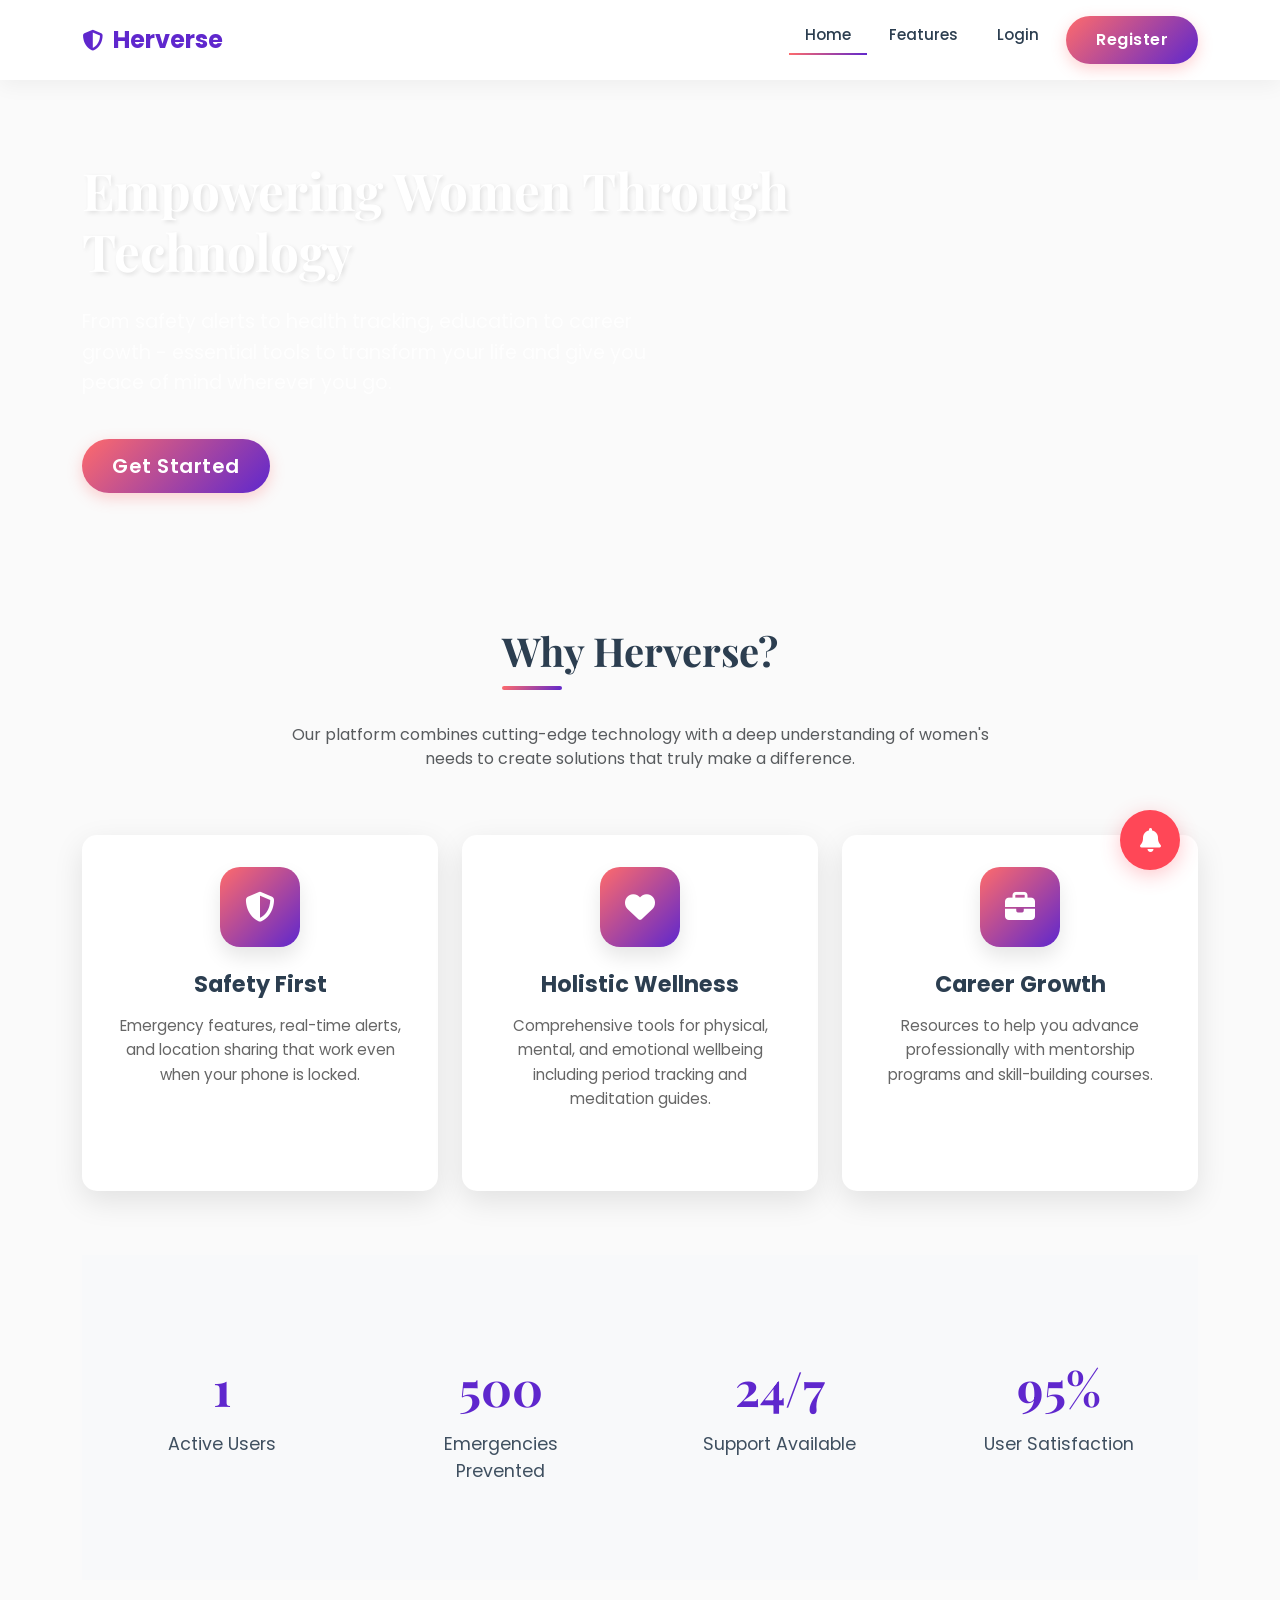
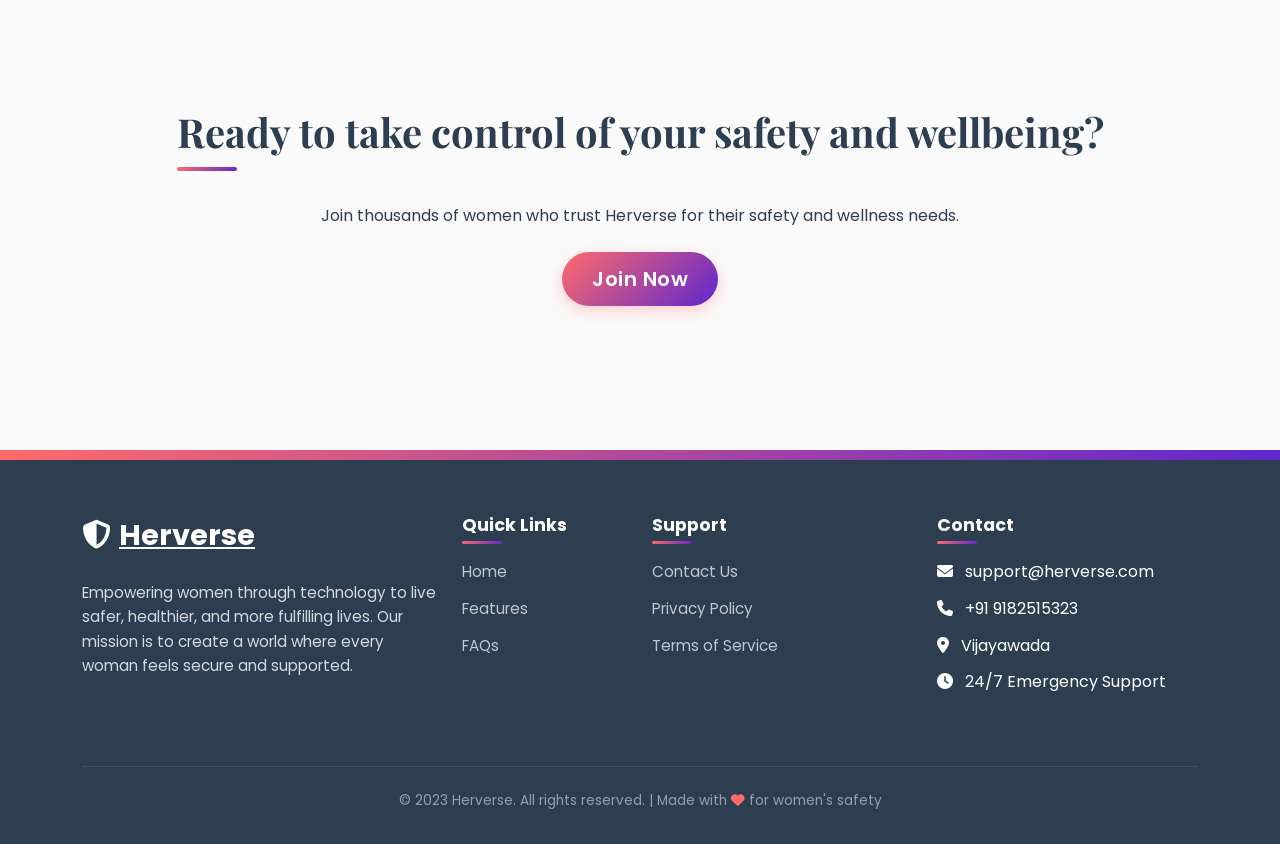
<file: web-project-main 2/index.html>
<!DOCTYPE html>
<html lang="en">
<head>
    <meta charset="UTF-8">
    <meta name="viewport" content="width=device-width, initial-scale=1.0">
    <title>Herverse - Women's Safety & Wellness</title>
    <link href="https://cdn.jsdelivr.net/npm/bootstrap@5.3.0/dist/css/bootstrap.min.css" rel="stylesheet">
    <link rel="stylesheet" href="https://cdnjs.cloudflare.com/ajax/libs/font-awesome/6.4.0/css/all.min.css">
    <link href="https://fonts.googleapis.com/css2?family=Poppins:wght@300;400;500;600;700&family=Playfair+Display:wght@700&display=swap" rel="stylesheet">
    <link rel="stylesheet" href="styles.css">
</head>
<body>
    <!-- Loading Overlay -->
    <div class="loading-overlay">
        <div class="loading-spinner"></div>
        <div class="loading-text">Herverse</div>
    </div>

    <!-- Toast Notification Container -->
    <div class="toast-container"></div>

    <!-- Back to Top Button -->
    <a href="#" class="back-to-top">
        <i class="fas fa-arrow-up"></i>
    </a>

    <!-- Emergency Button -->
    <div class="emergency-btn" data-bs-toggle="modal" data-bs-target="#emergencyModal">
        <i class="fas fa-bell"></i>
    </div>
 


    <!-- Emergency Modal -->
    <div class="modal fade emergency-modal" id="emergencyModal" tabindex="-1" aria-hidden="true">
        <div class="modal-dialog modal-dialog-centered">
            <div class="modal-content">
                <div class="modal-header">
                    <h5 class="modal-title"><i class="fas fa-exclamation-triangle me-2"></i> Emergency Alert</h5>
                    <button type="button" class="btn-close btn-close-white" data-bs-dismiss="modal" aria-label="Close"></button>
                </div>
                <div class="modal-body">
                    <p>Are you sure you want to send an emergency alert? This will notify your emergency contacts with your current location.</p>
                    <div class="d-flex gap-2">
                        <button class="btn btn-outline w-50" data-bs-dismiss="modal">Cancel</button>
                        <button class="btn btn-danger w-50" id="confirmEmergency">Send Alert</button>
                    </div>
                </div>
            </div>
        </div>
    </div>

    <!-- Support Modal -->
    <div class="modal fade support-modal" id="supportModal" tabindex="-1" aria-hidden="true">
        <div class="modal-dialog modal-dialog-centered">
            <div class="modal-content">
                <div class="modal-header">
                    <h5 class="modal-title">Contact Support</h5>
                    <button type="button" class="btn-close btn-close-white" data-bs-dismiss="modal" aria-label="Close"></button>
                </div>
                <div class="modal-body">
                    <div class="mb-3">
                        <label class="form-label">Your Email</label>
                        <input type="email" class="form-control" placeholder="email@example.com">
                    </div>
                    <div class="mb-3">
                        <label class="form-label">Subject</label>
                        <select class="form-select">
                            <option>Technical Support</option>
                            <option>Account Help</option>
                            <option>Feature Request</option>
                            <option>Other</option>
                        </select>
                    </div>
                    <div class="mb-3">
                        <label class="form-label">Message</label>
                        <textarea class="form-control" rows="5" placeholder="Describe your issue..."></textarea>
                    </div>
                    <button class="btn btn-primary w-100" id="sendSupportMessage">Send Message</button>
                </div>
            </div>
        </div>
    </div>

    <!-- Feature Details Modal -->
    <div class="modal fade feature-modal" id="featureModal" tabindex="-1" aria-hidden="true">
        <div class="modal-dialog modal-dialog-centered">
            <div class="modal-content">
                <div class="modal-header">
                    <h5 class="modal-title" id="featureModalTitle">Feature Details</h5>
                    <button type="button" class="btn-close btn-close-white" data-bs-dismiss="modal" aria-label="Close"></button>
                </div>
                <div class="modal-body" id="featureModalBody">
                    Loading feature details...
                </div>
                <div class="modal-footer">
                    <button type="button" class="btn btn-outline" data-bs-dismiss="modal">Close</button>
                </div>
            </div>
        </div>
    </div>

    <!-- Account Modal -->
    <div class="modal fade account-modal" id="accountModal" tabindex="-1" aria-hidden="true">
        <div class="modal-dialog modal-dialog-centered">
            <div class="modal-content">
                <div class="modal-header">
                    <h5 class="modal-title"><i class="fas fa-user-circle me-2"></i> My Account</h5>
                    <button type="button" class="btn-close" data-bs-dismiss="modal" aria-label="Close"></button>
                </div>
                <div class="modal-body">
                    <div class="account-info">
                        <div class="account-info-item">
                            <div class="account-info-label">Full Name</div>
                            <div class="account-info-value" id="modal-account-fullname">Loading...</div>
                        </div>
                        <div class="account-info-item">
                            <div class="account-info-label">Email</div>
                            <div class="account-info-value" id="modal-account-email">Loading...</div>
                        </div>
                        <div class="account-info-item">
                            <div class="account-info-label">Emergency Contact</div>
                            <div class="account-info-value" id="modal-account-emergency">Loading...</div>
                        </div>
                        <div class="account-info-item">
                            <div class="account-info-label">Health Concerns</div>
                            <div class="account-info-value" id="modal-account-health">Loading...</div>
                        </div>
                    </div>
                    <div class="d-flex gap-2">
                        <button class="btn btn-outline w-50" id="modal-edit-account-btn">Edit Information</button>
                        <button class="btn btn-primary w-50" id="modal-save-account-btn" style="display: none;">Save Changes</button>
                    </div>
                </div>
            </div>
        </div>
    </div>

    <!-- Settings Modal -->
    <div class="modal fade settings-modal" id="settingsModal" tabindex="-1" aria-hidden="true">
        <div class="modal-dialog modal-dialog-centered">
            <div class="modal-content">
                <div class="modal-header">
                    <h5 class="modal-title"><i class="fas fa-cog me-2"></i> Settings</h5>
                    <button type="button" class="btn-close" data-bs-dismiss="modal" aria-label="Close"></button>
                </div>
                <div class="modal-body">
                    <div class="mb-4">
                        <h5><i class="fas fa-bell me-2"></i> Notification Preferences</h5>
                        <div class="form-check form-switch mb-2">
                            <input class="form-check-input" type="checkbox" id="modal-notif-emergency" checked>
                            <label class="form-check-label" for="modal-notif-emergency">Emergency Alerts</label>
                        </div>
                        <div class="form-check form-switch mb-2">
                            <input class="form-check-input" type="checkbox" id="modal-notif-health" checked>
                            <label class="form-check-label" for="modal-notif-health">Health Reminders</label>
                        </div>
                        <div class="form-check form-switch mb-2">
                            <input class="form-check-input" type="checkbox" id="modal-notif-updates" checked>
                            <label class="form-check-label" for="modal-notif-updates">App Updates</label>
                        </div>
                    </div>
                    
                    <div class="mb-4">
                        <h5><i class="fas fa-lock me-2"></i> Security</h5>
                        <button class="btn btn-outline" id="modal-change-password-btn">Change Password</button>
                    </div>
                    
                    <div class="mb-4">
                        <h5><i class="fas fa-moon me-2"></i> Appearance</h5>
                        <select class="form-select" id="modal-theme-select">
                            <option value="light">Light Mode</option>
                            <option value="dark">Dark Mode</option>
                            <option value="system">System Default</option>
                        </select>
                    </div>
                    
                    <button class="btn btn-primary w-100" id="modal-save-settings-btn">Save Settings</button>
                </div>
            </div>
        </div>
    </div>

    <!-- Questionnaire Modal -->
    <div class="modal fade questionnaire-modal" id="questionnaireModal" tabindex="-1" aria-hidden="true">
        <div class="modal-dialog modal-dialog-centered modal-lg">
            <div class="modal-content">
                <div class="modal-header">
                    <h5 class="modal-title"><i class="fas fa-clipboard-list me-2"></i> Help Us Personalize Your Experience</h5>
                    <button type="button" class="btn-close" data-bs-dismiss="modal" aria-label="Close"></button>
                </div>
                <div class="modal-body">
                    <p>We'd like to ask you a few questions about which Herverse apps you're interested in to better tailor your experience.</p>
                    
                    <div class="question">
                        <h5>Which safety features are you most interested in?</h5>
                        <div class="form-check">
                            <input class="form-check-input" type="checkbox" id="safety1">
                            <label class="form-check-label" for="safety1">Emergency SOS with location sharing</label>
                        </div>
                        <div class="form-check">
                            <input class="form-check-input" type="checkbox" id="safety2">
                            <label class="form-check-label" for="safety2">Safe route planning with real-time alerts</label>
                        </div>
                        <div class="form-check">
                            <input class="form-check-input" type="checkbox" id="safety3">
                            <label class="form-check-label" for="safety3">Discreet alert mode for uncomfortable situations</label>
                        </div>
                    </div>
                    
                    <div class="question">
                        <h5>Which wellness features would you use?</h5>
                        <div class="form-check">
                            <input class="form-check-input" type="checkbox" id="wellness1">
                            <label class="form-check-label" for="wellness1">Period and fertility tracking</label>
                        </div>
                        <div class="form-check">
                            <input class="form-check-input" type="checkbox" id="wellness2">
                            <label class="form-check-label" for="wellness2">Mental health and meditation tools</label>
                        </div>
                        <div class="form-check">
                            <input class="form-check-input" type="checkbox" id="wellness3">
                            <label class="form-check-label" for="wellness3">Nutrition and fitness planning</label>
                        </div>
                    </div>
                    
                    <div class="question">
                        <h5>Which career resources interest you?</h5>
                        <div class="form-check">
                            <input class="form-check-input" type="checkbox" id="career1">
                            <label class="form-check-label" for="career1">Professional networking and mentorship</label>
                        </div>
                        <div class="form-check">
                            <input class="form-check-input" type="checkbox" id="career2">
                            <label class="form-check-label" for="career2">Salary negotiation tools</label>
                        </div>
                        <div class="form-check">
                            <input class="form-check-input" type="checkbox" id="career3">
                            <label class="form-check-label" for="career3">Workplace safety resources</label>
                        </div>
                    </div>
                </div>
                <div class="modal-footer">
                    <button type="button" class="btn btn-primary" id="submitQuestionnaire">Submit Answers</button>
                </div>
            </div>
        </div>
    </div>

    <!-- Welcome Page -->
    <div id="welcome-page">
        <nav class="navbar navbar-expand-lg navbar-light welcome-nav fixed-top">
            <div class="container">
                <a class="navbar-brand" href="#">
                    <i class="fas fa-shield-alt"></i> Herverse
                </a>
                <button class="navbar-toggler" type="button" data-bs-toggle="collapse" data-bs-target="#welcomeNav">
                    <span class="navbar-toggler-icon"></span>
                </button>
                <div class="collapse navbar-collapse" id="welcomeNav">
                    <ul class="navbar-nav ms-auto">
                        <li class="nav-item">
                            <a class="nav-link active" href="#home">Home</a>
                        </li>
                        <li class="nav-item">
                            <a class="nav-link" href="#features">Features</a>
                        </li>
                        <li class="nav-item">
                            <a class="nav-link" href="#" id="welcome-login-btn">Login</a>
                        </li>
                        <li class="nav-item">
                            <a class="btn btn-primary ms-2" href="#" id="welcome-register-btn">Register</a>
                        </li>
                    </ul>
                </div>
            </div>
        </nav>

        <header class="welcome-header">
            <div class="container">
                <div class="row align-items-center">
                    <div class="col-lg-8">
                        <div class="hero-content">
                            <h1 class="welcome-title">Empowering Women Through Technology</h1>
                            <p class="welcome-subtitle">From safety alerts to health tracking, education to career growth - essential tools to transform your life and give you peace of mind wherever you go.</p>
                            <div class="d-flex flex-wrap gap-2">
                                <a href="#" class="btn btn-primary btn-lg mb-2 pulse" id="welcome-get-started">Get Started</a>
                            </div>
                        </div>
                    </div>
                </div>
            </div>
        </header>

        <section class="welcome-content">
            <div class="container">
                <div class="row justify-content-center mb-5">
                    <div class="col-lg-8 text-center">
                        <h2 class="section-title">Why Herverse?</h2>
                        <p class="text-muted">Our platform combines cutting-edge technology with a deep understanding of women's needs to create solutions that truly make a difference.</p>
                    </div>
                </div>

                <div class="row welcome-features">
                    <div class="col-md-4">
                        <div class="feature-card">
                            <div class="feature-icon">
                                <i class="fas fa-shield-alt"></i>
                            </div>
                            <h3 class="feature-title">Safety First</h3>
                            <p class="feature-description">Emergency features, real-time alerts, and location sharing that work even when your phone is locked.</p>
                        </div>
                    </div>
                    <div class="col-md-4">
                        <div class="feature-card">
                            <div class="feature-icon">
                                <i class="fas fa-heart"></i>
                            </div>
                            <h3 class="feature-title">Holistic Wellness</h3>
                            <p class="feature-description">Comprehensive tools for physical, mental, and emotional wellbeing including period tracking and meditation guides.</p>
                        </div>
                    </div>
                    <div class="col-md-4">
                        <div class="feature-card">
                            <div class="feature-icon">
                                <i class="fas fa-briefcase"></i>
                            </div>
                            <h3 class="feature-title">Career Growth</h3>
                            <p class="feature-description">Resources to help you advance professionally with mentorship programs and skill-building courses.</p>
                        </div>
                    </div>
                </div>

                <div class="welcome-stats">
                    <div class="container">
                        <div class="row text-center">
                            <div class="col-md-3">
                                <div class="stat-box">
                                    <div class="stat-number" id="activeUsers">0</div>
                                    <div class="stat-label">Active Users</div>
                                </div>
                            </div>
                            <div class="col-md-3">
                                <div class="stat-box">
                                    <div class="stat-number">500</div>
                                    <div class="stat-label">Emergencies Prevented</div>
                                </div>
                            </div>
                            <div class="col-md-3">
                                <div class="stat-box">
                                    <div class="stat-number">24/7</div>
                                    <div class="stat-label">Support Available</div>
                                </div>
                            </div>
                            <div class="col-md-3">
                                <div class="stat-box">
                                    <div class="stat-number">95%</div>
                                    <div class="stat-label">User Satisfaction</div>
                                </div>
                            </div>
                        </div>
                    </div>
                </div>

                <div class="welcome-cta">
                    <h2 class="section-title">Ready to take control of your safety and wellbeing?</h2>
                    <p class="mb-4">Join thousands of women who trust Herverse for their safety and wellness needs.</p>
                    <a href="#" class="btn btn-primary btn-lg pulse" id="welcome-join-now">Join Now</a>
                </div>
            </div>
        </section>

        <!-- Footer -->
        <footer class="footer">
            <div class="container">
                <div class="row">
                    <div class="col-lg-4 mb-4">
                        <a href="#" class="footer-logo"><i class="fas fa-shield-alt me-2"></i>Herverse</a>
                        <p class="footer-about">Empowering women through technology to live safer, healthier, and more fulfilling lives. Our mission is to create a world where every woman feels secure and supported.</p>
                    </div>
                    <div class="col-lg-2 col-md-4 mb-4">
                        <div class="footer-links">
                            <h5>Quick Links</h5>
                            <ul>
                                <li><a href="#home">Home</a></li>
                                <li><a href="#features">Features</a></li>
                                <li><a href="#" id="footer-faq-link">FAQs</a></li>
                            </ul>
                        </div>
                    </div>
                    <div class="col-lg-3 col-md-4 mb-4">
                        <div class="footer-links">
                            <h5>Support</h5>
                            <ul>
                                <li><a href="#" data-bs-toggle="modal" data-bs-target="#supportModal">Contact Us</a></li>
                                <li><a href="#" id="footer-privacy-link">Privacy Policy</a></li>
                                <li><a href="#" id="footer-terms-link">Terms of Service</a></li>
                            </ul>
                        </div>
                    </div>
                    <div class="col-lg-3 col-md-4 mb-4">
                        <div class="footer-links">
                            <h5>Contact</h5>
                            <ul>
                                <li><i class="fas fa-envelope me-2"></i> support@herverse.com</li>
                                <li><i class="fas fa-phone me-2"></i> +91 9182515323</li>
                                <li><i class="fas fa-map-marker-alt me-2"></i> Vijayawada</li>
                                <li><i class="fas fa-clock me-2"></i> 24/7 Emergency Support</li>
                            </ul>
                        </div>
                    </div>
                </div>
                <div class="copyright text-center">
                    <p>&copy; 2023 Herverse. All rights reserved. | Made with <i class="fas fa-heart" style="color: #ff6b6b;"></i> for women's safety</p>
                </div>
            </div>
        </footer>
    </div>

    <!-- Auth Page -->
    <div id="auth-page" style="display: none;">
        <div class="auth-page-container">
            <div class="auth-container">
                <div class="auth-image">
                    <div class="auth-image-content">         
                    </div>
                </div>
                <div class="auth-content">
                    <div class="auth-form-container">
                        <div class="text-center mb-4">
                            <div class="srm-auth-logo">
                                <i class="fas fa-shield-alt"></i> Herverse
                            </div>
                            <h2 class="auth-title" id="auth-form-title">Welcome to Herverse </h2>
                            <p class="auth-subtitle" id="auth-form-subtitle">Your complete women's wellness and safety platform</p>
                        </div>

                        <div id="auth-forms">
                            <!-- Login Form (default visible) -->
                            <div id="login-form">
                                <form class="srm-auth-form" action="login.php" method="POST">
                                    <div class="mb-3">
                                        <input type="email" name="email" class="form-control" placeholder="Email Address" required>
                                    </div>
                                    <div class="mb-3">
                                        <input type="password" name="password" class="form-control" placeholder="Password" required>
                                    </div>
                                    <div class="d-flex justify-content-between mb-3">
                                        <div class="form-check">
                                            <input type="checkbox" class="form-check-input" id="rememberMe">
                                            <label class="form-check-label" for="rememberMe">Remember me</label>
                                        </div>
                                        <a href="#" class="text-decoration-none" id="forgotPassword">Forgot password?</a>
                                    </div>
                                    <button type="submit" id="login-btn" class="btn btn-primary">Login</button>
                                </form>
                                <div class="srm-auth-footer text-center mt-3">
                                    Don't have an account? <a href="#" id="show-register" class="text-decoration-none">Register</a>
                                </div>
                            </div>
                            

                            <!-- Register Form (hidden initially) -->
                            <div id="register-form" style="display: none;">
                                <form class="srm-auth-form" action="register.php" method="POST">
                                    <div class="row">
                                        <div class="col-md-6 mb-3">
                                            <input type="text" name="firstName" class="form-control" placeholder="First Name" required>
                                        </div>
                                        <div class="col-md-6 mb-3">
                                            <input type="text" name="lastName" class="form-control" placeholder="Last Name" required>
                                        </div>
                                    </div>
                                    <div class="mb-3">
                                        <input type="email" name="email" class="form-control" placeholder="Email Address" required>
                                    </div>
                                    <div class="mb-3">
                                        <input type="password" name="password" class="form-control" placeholder="Create Password" required>
                                    </div>
                                    <div class="mb-3">
                                        <input type="password" class="form-control" placeholder="Confirm Password" required>
                                    </div>
                                    <div class="form-check mb-3">
                                        <input type="checkbox" class="form-check-input" id="agreeTerms" required>
                                        <label class="form-check-label" for="agreeTerms">
                                            I agree to the <a href="#" id="terms-link" class="text-decoration-none">Terms & Conditions</a>
                                        </label>
                                    </div>
                                    <button type="submit" id="register-btn" class="btn btn-primary">Register</button>
                                </form>
                                <div class="srm-auth-footer text-center mt-3">
                                    Already have an account? <a href="#" id="show-login" class="text-decoration-none">Login</a>
                                </div>
                            </div>
                            

                            <!-- Forgot Password Form (hidden initially) -->
                            <div id="forgot-password-form" style="display: none;">
                                <form class="srm-auth-form">
                                    <div class="mb-4">
                                        <p>Enter your email address and we'll send you a link to reset your password.</p>
                                    </div>
                                    <div class="mb-3">
                                        <input type="email" class="form-control" placeholder="Email Address" required>
                                    </div>
                                    <button id="reset-password-btn" class="btn btn-primary">Reset Password</button>
                                </form>
                                <div class="srm-auth-footer text-center mt-3">
                                    <a href="#" id="show-login-from-forgot" class="text-decoration-none">Back to login</a>
                                </div>
                            </div>
                        </div>
                    </div>
                </div>
            </div>
        </div>
    </div>

    <!-- Main Content -->
    <div id="main-content" style="display: none;">
        <!-- Navigation -->
        <nav class="navbar navbar-expand-lg navbar-light bg-white fixed-top">
            <div class="container">
                <a class="navbar-brand" href="#">
                    <i class="fas fa-shield-alt"></i> Herverse
                </a>
                <button class="navbar-toggler" type="button" data-bs-toggle="collapse" data-bs-target="#navbarNav">
                    <span class="navbar-toggler-icon"></span>
                </button>
                <div class="collapse navbar-collapse" id="navbarNav">
                    <ul class="navbar-nav ms-auto">
                        <li class="nav-item">
                            <a class="nav-link active" href="#home" >Home</a>                        </li>
                        <li class="nav-item">
                            <a class="nav-link" href="#features">Features</a>
                        </li>
                        <li class="nav-item">
                            <a class="nav-link" href="#" id="nav-apps-link">Apps</a>
                        </li>
                        <li class="nav-item">
                            <a class="nav-link" href="#" id="nav-faq-link">FAQs</a>
                        </li>
                        <li class="nav-item dropdown">
                            <a class="nav-link dropdown-toggle" href="#" id="accountDropdown" role="button" data-bs-toggle="dropdown" aria-expanded="false">
                                <i class="fas fa-user-circle"></i> Account
                            </a>
                            <ul class="dropdown-menu" aria-labelledby="accountDropdown">
                                <li><a class="dropdown-item" href="#" data-bs-toggle="modal" data-bs-target="#accountModal"><i class="fas fa-user me-2"></i>My Profile</a></li>
                                <li><a class="dropdown-item" href="#" data-bs-toggle="modal" data-bs-target="#settingsModal"><i class="fas fa-cog me-2"></i>Settings</a></li>
                                <li><a class="dropdown-item" href="feedback.html"><i class="fas fa-comment me-2"></i>Feedback</a></li>
                                <li><hr class="dropdown-divider"></li>
                                <li><a class="dropdown-item" href="#" id="welcome-logout-btn"><i class="fas fa-sign-out-alt me-2"></i>Logout</a></li>
                            </ul>
                        </li>
                    </ul>
                </div>
            </div>
        </nav>

        <!-- Hero Section -->
        <section id="home" class="hero-section">
            <div class="container">
                <div class="row align-items-center">
                    <div class="col-lg-6">
                        <div class="hero-content">
                            <h1 class="hero-title">Your Safety & Wellness Companion</h1>
                            <p class="hero-subtitle">From emergency alerts to health tracking, Herverse provides essential tools to keep you safe and healthy wherever you go.</p>
                            <div class="d-flex flex-wrap gap-2">
                                <a.htmf="#" id="main-apps-link" class="btn btn-primary btn-lg mb-2 pulse">View Apps</a>

                            </div>
                        </div>
                    </div>
                </div>
            </div>
        </section>

        <!-- Features Section -->
        <section id="features" class="features-section">
            <div class="container">
                <div class="row justify-content-center">
                    <div class="col-lg-8 text-center">
                        <h2 class="section-title">Why Choose Herverse?</h2>
                        <p class="mb-5" style="color: #666; max-width: 700px; margin: 0 auto;">We combine cutting-edge technology with a deep understanding of women's needs to create solutions that truly make a difference.</p>
                    </div>
                </div>
                <div class="row">
                    <div class="col-md-4">
                        <div class="feature-box">
                            <div class="feature-icon">
                                <i class="fas fa-shield-alt"></i>
                            </div>
                            <h3 class="feature-title">Safety First</h3>
                            <p class="feature-description">Our top priority is your safety with emergency features, real-time alerts, and location sharing that work even when your phone is locked.</p>
                            <a href="#" class="text-decoration-none feature-learn-more" data-feature="safety" style="color: var(--secondary-color); font-weight: 500;">Learn more <i class="fas fa-arrow-right ms-1"></i></a>
                        </div>
                    </div>
                    <div class="col-md-4">
                        <div class="feature-box">
                            <div class="feature-icon">
                                <i class="fas fa-heart"></i>
                            </div>
                            <h3 class="feature-title">Holistic Wellness</h3>
                            <p class="feature-description">Comprehensive tools for physical, mental, and emotional wellbeing including period tracking, meditation guides, and nutrition plans.</p>
                            <a href="#" class="text-decoration-none feature-learn-more" data-feature="safety" style="color: var(--secondary-color); font-weight: 500;">Learn more <i class="fas fa-arrow-right ms-1"></i></a>
                        </div>
                    </div>
                    <div class="col-md-4">
                        <div class="feature-box">
                            <div class="feature-icon">
                                <i class="fas fa-briefcase"></i>
                            </div>
                            <h3 class="feature-title">Career Growth</h3>
                            <p class="feature-description">Resources to help you advance professionally with mentorship programs, salary negotiation tools, and skill-building courses.</p>
                            <a href="#" class="text-decoration-none feature-learn-more" data-feature="safety" style="color: var(--secondary-color); font-weight: 500;">Learn more <i class="fas fa-arrow-right ms-1"></i></a>
                        </div>
                    </div>
                </div>
            </div>
        </section>

        <!-- Footer -->
        <footer class="footer">
            <div class="container">
                <div class="row">
                    <div class="col-lg-4 mb-4">
                        <a href="#" class="footer-logo"><i class="fas fa-shield-alt me-2"></i>Herverse</a>
                        <p class="footer-about">Empowering women through technology to live safer, healthier, and more fulfilling lives. Our mission is to create a world where every woman feels secure and supported.</p>
                    </div>
                    <div class="col-lg-2 col-md-4 mb-4">
                        <div class="footer-links">
                            <h5>Quick Links</h5>
                            <ul>
                                <li><a href="#home">Home</a></li>
                                <li><a href="#features">Features</a></li>
                                 <li><a href="#" id="footer-apps-link">Apps</a></li>
                                <li><a href="#" id="footer-faq-link-main">FAQs</a></li>
                            </ul>
                        </div>
                    </div>
                    <div class="col-lg-3 col-md-4 mb-4">
                        <div class="footer-links">
                            <h5>Support</h5>
                            <ul>
                                <li><a href="#" data-bs-toggle="modal" data-bs-target="#supportModal">Contact Us</a></li>
                                <li><a href="#" id="footer-privacy-link-main">Privacy Policy</a></li>
                                <li><a href="#" id="footer-terms-link-main">Terms of Service</a></li>
                            </ul>
                        </div>
                    </div>
                    <div class="col-lg-3 col-md-4 mb-4">
                        <div class="footer-links">
                            <h5>Contact</h5>
                            <ul>
                                <li><i class="fas fa-envelope me-2"></i> support@Herverse.com</li>
                                <li><i class="fas fa-phone me-2"></i> +19 9182515323</li>
                                <li><i class="fas fa-map-marker-alt me-2"></i> Vijayawada</li>
                                <li><i class="fas fa-clock me-2"></i> 24/7 Emergency Support</li>
                            </ul>
                        </div>
                    </div>
                </div>
                <div class="copyright text-center">
                    <p>&copy; 2023 Herverse. All rights reserved. | Made with <i class="fas fa-heart" style="color: #ff6b6b;"></i> for women's safety</p>
                </div>
            </div>
        </footer>
    </div>

    <!-- Apps Page -->
    <div id="apps-page" class="apps-page">
        <nav class="navbar navbar-expand-lg navbar-light bg-white fixed-top">
            <div class="container">
                <a class="navbar-brand" href="#">
                    <i class="fas fa-shield-alt"></i> Herverse
                </a>
                <button class="navbar-toggler" type="button" data-bs-toggle="collapse" data-bs-target="#appsNav">
                    <span class="navbar-toggler-icon"></span>
                </button>
                <div class="collapse navbar-collapse" id="appsNav">
                    <ul class="navbar-nav ms-auto">
                        <li class="nav-item">
                            <a class="nav-link" href="#" id="apps-home-link">Home</a>
                        </li>
                        <li class="nav-item">
                            <a class="nav-link" href="#" id="apps-features-link">Features</a>
                        </li>
                        <li class="nav-item">
                            <a class="nav-link active" href="#">Apps</a>
                        </li>
                        <li class="nav-item">
                            <a class="nav-link" href="#" id="apps-faq-link">FAQs</a>
                        </li>
                        <li class="nav-item dropdown">
                            <a class="nav-link dropdown-toggle" href="#" id="appsDropdown" role="button" data-bs-toggle="dropdown">
                                <i class="fas fa-user-circle me-1"></i> Account
                            </a>
                            <ul class="dropdown-menu">
                                <li><a class="dropdown-item" href="#" id="apps-account-link"><i class="fas fa-user me-2"></i> My Account</a></li>
                                <li><a class="dropdown-item" href="#" id="apps-settings-link"><i class="fas fa-cog me-2"></i> Settings</a></li>
                                <li><hr class="dropdown-divider"></li>
                                <li><a class="dropdown-item" href="#" id="apps-logout-btn"><i class="fas fa-sign-out-alt me-2"></i> Logout</a></li>
                            </ul>
                        </li>
                    </ul>
                </div>
            </div>
        </nav>

        <div class="container">
            <div class="row justify-content-center">
                <div class="col-lg-8 text-center">
                    <h2 class="section-title">Our Safety & Wellness Apps</h2>
                    <p class="mb-5" style="color: #666; max-width: 700px; margin: 0 auto;">Each app is designed with your safety and wellbeing in mind, offering specialized features for different aspects of your life.</p>
                </div>
            </div>
            <div class="row">
                <!-- Safety Apps -->
                <div class="col-md-4">
                    <div class="app-card">
                        <div class="app-icon" style="background-color: #ff6b6b;">
                            <i class="fas fa-shield-alt"></i>
                        </div>
                        <h3 class="app-title">Emergency SOS</h3>
                        <p class="app-description">Instant emergency alerts with location sharing to trusted contacts and authorities with just one tap or voice command.</p>
                        <a href="https://www.safetipin.com" target="_blank" class="btn btn-outline w-100 mt-3">Get Started</a>
                        
                    </div>
                </div>
                <div class="col-md-4">
                    <div class="app-card">
                        <div class="app-icon" style="background-color: #5f27cd;">
                            <i class="fas fa-map-marked-alt"></i>
                        </div>
                        <h3 class="app-title">Safe Routes</h3>
                        <p class="app-description">AI-powered route planning with real-time safety alerts and alternative paths based on crowd-sourced safety data.</p>
                        <a href="https://www.google.com/maps" target="_blank" class="btn btn-outline w-100 mt-3">Get Started</a>
                    </div>
                </div>
                <div class="col-md-4">
                    <div class="app-card">
                        <div class="app-icon" style="background-color: #1dd1a1;">
                            <i class="fas fa-user-shield"></i>
                        </div>
                        <h3 class="app-title">Guardian Network</h3>
                        <p class="app-description">Connect with trusted friends who can virtually accompany you and monitor your safety during travels.</p>
                        <a href="https://zenly.com" target="_blank" class="btn btn-outline w-100 mt-3">Get Started</a>
                    </div>
                </div>
                
                <!-- Wellness Apps -->
                <div class="col-md-4">
                    <div class="app-card">
                        <div class="app-icon" style="background-color: #6c5ce7;">
                            <i class="fas fa-heartbeat"></i>
                        </div>
                        <h3 class="app-title">Wellness Tracker</h3>
                        <p class="app-description">Comprehensive health monitoring with personalized wellness recommendations and period tracking.</p>
                        <a href="https://flo.health" target="_blank" class="btn btn-outline w-100 mt-3">Get Started</a>
                    </div>
                </div>
                <div class="col-md-4">
                    <div class="app-card">
                        <div class="app-icon" style="background-color: #feca57;">
                            <i class="fas fa-spa"></i>
                        </div>
                        <h3 class="app-title">Mindfulness</h3>
                        <p class="app-description">Guided meditations, breathing exercises, and stress management tools tailored for women's mental wellbeing.</p>
                        <a href="https://www.calm.com" target="_blank" class="btn btn-outline w-100 mt-3">Get Started</a>
                    </div>
                </div>
                <div class="col-md-4">
                    <div class="app-card">
                        <div class="app-icon" style="background-color: #00d2d3;">
                            <i class="fas fa-dumbbell"></i>
                        </div>
                        <h3 class="app-title">Fitness Companion</h3>
                        <p class="app-description">
                            Personalized workout plans and nutrition guides designed specifically for women's fitness needs.
                        </p>
                        <a href="https://fitonapp.com" target="_blank" class="btn btn-outline w-100 mt-3">Get Started</a>
                    </div>
                </div>
                
                
            
                <!-- Career Apps -->
                <div class="col-md-4">
                    <div class="app-card">
                        <div class="app-icon" style="background-color: #ff9ff3;">
                            <i class="fas fa-network-wired"></i>
                        </div>
                        <h3 class="app-title">Career Network</h3>
                        <p class="app-description">Connect with mentors and peers in your industry for professional growth and opportunities.</p>
                        <a href="https://www.linkedin.com" target="_blank" class="btn btn-outline w-100 mt-3">Get Started</a>
                    </div>
                </div>
                <div class="col-md-4">
                    <div class="app-card">
                        <div class="app-icon" style="background-color: #f368e0;">
                            <i class="fas fa-handshake"></i>
                        </div>
                        <h3 class="app-title">Negotiation Coach</h3>
                        <p class="app-description">Tools and guidance to help you negotiate salaries, promotions, and workplace conditions effectively.</p>
                        <a href="https://www.glassdoor.com/Salaries" target="_blank" class="btn btn-outline w-100 mt-3">Get Started</a>
                    </div>
                </div>
                <div class="col-md-4">
                    <div class="app-card">
                        <div class="app-icon" style="background-color: #ff9f43;">
                            <i class="fas fa-graduation-cap"></i>
                        </div>
                        <h3 class="app-title">Skill Builder</h3>
                        <p class="app-description">Courses and resources to develop in-demand skills for career advancement.</p>
                        <a href="https://www.coursera.org" target="_blank" class="btn btn-outline w-100 mt-3">Get Started</a>
                    </div>
                </div>
                
                <!-- Community Apps -->
                <div class="col-md-4">
                    <div class="app-card">
                        <div class="app-icon" style="background-color: #ee5253;">
                            <i class="fas fa-users"></i>
                        </div>
                        <h3 class="app-title">Support Groups</h3>
                        <p class="app-description">Safe spaces to connect with others facing similar challenges and share experiences.</p>
                        <a href="https://www.7cups.com" target="_blank" class="btn btn-outline w-100 mt-3">Get Started</a>
                    </div>
                </div>
                <div class="col-md-4">
                    <div class="app-card">
                        <div class="app-icon" style="background-color: #0abde3;">
                            <i class="fas fa-hands-helping"></i>
                        </div>
                        <h3 class="app-title">Mentorship</h3>
                        <p class="app-description">Find mentors or become one to help other women in their professional journeys.</p>
                        <a href="https://www.mentoring.org" target="_blank" class="btn btn-outline w-100 mt-3">Get Started</a>
                    </div>
                </div>
                <div class="col-md-4">
                    <div class="app-card">
                        <div class="app-icon" style="background-color: #10ac84;">
                            <i class="fas fa-comments"></i>
                        </div>
                        <h3 class="app-title">Discussion Forums</h3>
                        <p class="app-description">Anonymous forums to discuss sensitive topics and get advice from the community.</p>
                        <a href="https://www.reddit.com/r/TwoXChromosomes/" target="_blank" class="btn btn-outline w-100 mt-3">Get Started</a>
                    </div>
                </div>
                
                <!-- Specialized Safety Apps -->
                <div class="col-md-4">
                    <div class="app-card">
                        <div class="app-icon" style="background-color: #5f27cd;">
                            <i class="fas fa-taxi"></i>
                        </div>
                        <h3 class="app-title">Ride Safety</h3>
                        <p class="app-description">Verify rideshare drivers and share trip details with trusted contacts automatically.</p>
                        <a href="https://www.uber.com/features/safety/" target="_blank" class="btn btn-outline w-100 mt-3">Get Started</a>
                    </div>
                </div>
                <div class="col-md-4">
                    <div class="app-card">
                        <div class="app-icon" style="background-color: #ff6b6b;">
                            <i class="fas fa-home"></i>
                        </div>
                        <h3 class="app-title">Home Security</h3>
                        <p class="app-description">Tools to enhance your home security and emergency preparedness.</p>
                        <a href="https://www.ring.com" target="_blank" class="btn btn-outline w-100 mt-3">Get Started</a>
                    </div>
                </div>
                <div class="col-md-4">
                    <div class="app-card">
                        <div class="app-icon" style="background-color: #1dd1a1;">
                            <i class="fas fa-briefcase"></i>
                        </div>
                        <h3 class="app-title">Workplace Safety</h3>
                        <p class="app-description">Resources to identify and address harassment and discrimination in the workplace.</p>
                        <a href="https://www.eeoc.gov" target="_blank" class="btn btn-outline w-100 mt-3">Get Started</a>
                    </div>
                </div>
            </div>
        </div>

        <!-- Footer -->
        <footer class="footer">
            <div class="container">
                <div class="row">
                    <div class="col-lg-4 mb-4">
                        <a href="#" class="footer-logo"><i class="fas fa-shield-alt me-2"></i>Herverse </a>
                        <p class="footer-about">Empowering women through technology to live safer, healthier, and more fulfilling lives. Our mission is to create a world where every woman feels secure and supported.</p>
                    </div>
                    <div class="col-lg-2 col-md-4 mb-4">
                        <div class="footer-links">
                            <h5>Quick Links</h5>
                            <ul>
                                <li><a href="#" id="apps-footer-home-link">Home</a></li>
                                <li><a href="#" id="apps-footer-features-link">Features</a></li>
                                <li><a href="#">Apps</a></li>
                                <li><a href="#" id="apps-footer-faq-link">FAQs</a></li>
                            </ul>
                        </div>
                    </div>
                    <div class="col-lg-3 col-md-4 mb-4">
                        <div class="footer-links">
                            <h5>Support</h5>
                            <ul>
                                <li><a href="#" data-bs-toggle="modal" data-bs-target="#supportModal">Contact Us</a></li>
                                <li><a href="#" id="apps-footer-privacy-link">Privacy Policy</a></li>
                                <li><a href="#" id="apps-footer-terms-link">Terms of Service</a></li>
                            </ul>
                        </div>
                    </div>
                    <div class="col-lg-3 col-md-4 mb-4">
                        <div class="footer-links">
                            <h5>Contact</h5>
                            <ul>
                                <li><i class="fas fa-envelope me-2"></i> support@Herverse .com</li>
                                <li><i class="fas fa-phone me-2"></i> +91 9182515323</li>
                                <li><i class="fas fa-map-marker-alt me-2"></i> Vijayawada</li>
                                <li><i class="fas fa-clock me-2"></i> 24/7 Emergency Support</li>
                            </ul>
                        </div>
                    </div>
                </div>
                <div class="copyright text-center">
                    <p>&copy; 2023 Herverse . All rights reserved. | Made with <i class="fas fa-heart" style="color: #ff6b6b;"></i> for women's safety</p>
                </div>
            </div>
        </footer>
    </div>

    <!-- FAQ Page -->
    <div id="faq-page" class="faq-page">
        <nav class="navbar navbar-expand-lg navbar-light bg-white fixed-top">
            <div class="container">
                <a class="navbar-brand" href="#">
                    <i class="fas fa-shield-alt"></i> Herverse 
                </a>
                <button class="navbar-toggler" type="button" data-bs-toggle="collapse" data-bs-target="#faqNav">
                    <span class="navbar-toggler-icon"></span>
                </button>
                <div class="collapse navbar-collapse" id="faqNav">
                    <ul class="navbar-nav ms-auto">
                        <li class="nav-item">
                            <a class="nav-link" href="#" id="faq-home-link">Home</a>
                        </li>
                        <li class="nav-item">
                            <a class="nav-link" href="#" id="faq-features-link">Features</a>
                        </li>
                        <li class="nav-item">
                            <a class="nav-link" href="#" id="faq-apps-link">Apps</a>
                        </li>
                        <li class="nav-item">
                            <a class="nav-link active" href="#">FAQs</a>
                        </li>
                        <li class="nav-item dropdown">
                            <a class="nav-link dropdown-toggle" href="#" id="faqDropdown" role="button" data-bs-toggle="dropdown">
                                <i class="fas fa-user-circle me-1"></i> Account
                            </a>
                            <ul class="dropdown-menu">
                                <li><a class="dropdown-item" href="#" id="faq-account-link"><i class="fas fa-user me-2"></i> My Account</a></li>
                                <li><a class="dropdown-item" href="#" id="faq-settings-link"><i class="fas fa-cog me-2"></i> Settings</a></li>
                                <li><hr class="dropdown-divider"></li>
                                <li><a class="dropdown-item" href="#" id="faq-logout-btn"><i class="fas fa-sign-out-alt me-2"></i> Logout</a></li>
                            </ul>
                        </li>
                    </ul>
                </div>
            </div>
        </nav>

        <div class="container">
            <div class="row justify-content-center">
                <div class="col-lg-8 text-center">
                    <h2 class="section-title">Frequently Asked Questions</h2>
                    <p class="mb-5" style="color: #666; max-width: 700px; margin: 0 auto;">Find answers to common questions about Herverse  and our services</p>
                </div>
            </div>
            <div class="row justify-content-center">
                <div class="col-lg-8">
                    <div class="accordion" id="faqAccordion">
                        <div class="accordion-item mb-3 border-0 shadow-sm">
                            <h2 class="accordion-header" id="headingOne">
                                <button class="accordion-button" type="button" data-bs-toggle="collapse" data-bs-target="#collapseOne">
                                    Is Herverse  really free to use?
                                </button>
                            </h2>
                            <div id="collapseOne" class="accordion-collapse collapse show" data-bs-parent="#faqAccordion">
                                <div class="accordion-body">
                                    Yes! Our basic safety features including Emergency SOS and location sharing are completely free. We offer premium subscriptions for advanced features like wellness tracking and career resources, but the core safety tools will always remain free.
                                </div>
                            </div>
                        </div>
                        <div class="accordion-item mb-3 border-0 shadow-sm">
                            <h2 class="accordion-header" id="headingTwo">
                                <button class="accordion-button collapsed" type="button" data-bs-toggle="collapse" data-bs-target="#collapseTwo">
                                    How does the emergency alert work?
                                </button>
                            </h2>
                            <div id="collapseTwo" class="accordion-collapse collapse" data-bs-parent="#faqAccordion">
                                <div class="accordion-body">
                                    When you activate the emergency alert (by pressing the SOS button or using a voice command), Herverse immediately notifies your pre-selected emergency contacts with your live location. You can also choose to alert local authorities. The alert works even if your phone is locked or in your pocket.
                                </div>
                            </div>
                        </div>
                        <div class="accordion-item mb-3 border-0 shadow-sm">
                            <h2 class="accordion-header" id="headingThree">
                                <button class="accordion-button collapsed" type="button" data-bs-toggle="collapse" data-bs-target="#collapseThree">
                                    Is my data private and secure?
                                </button>
                            </h2>
                            <div id="collapseThree" class="accordion-collapse collapse" data-bs-parent="#faqAccordion">
                                <div class="accordion-body">
                                    Absolutely. We use end-to-end encryption for all sensitive data and never share your information without your consent. You have full control over what data is collected and who can access it. Our privacy policy meets strict GDPR standards.
                                </div>
                            </div>
                        </div>
                        <div class="accordion-item mb-3 border-0 shadow-sm">
                            <h2 class="accordion-header" id="headingFour">
                                <button class="accordion-button collapsed" type="button" data-bs-toggle="collapse" data-bs-target="#collapseFour">
                                    Can I use Herverse  when traveling abroad?
                                </button>
                            </h2>
                            <div id="collapseFour" class="accordion-collapse collapse" data-bs-parent="#faqAccordion">
                                <div class="accordion-body">
                                    Yes! Herverse  works worldwide. Our emergency alerts will notify your contacts regardless of location, and we provide country-specific safety information for travelers. The app automatically adjusts to local emergency numbers when available.
                                </div>
                            </div>
                        </div>
                        <div class="accordion-item mb-3 border-0 shadow-sm">
                            <h2 class="accordion-header" id="headingFive">
                                <button class="accordion-button collapsed" type="button" data-bs-toggle="collapse" data-bs-target="#collapseFive">
                                    How do I add emergency contacts?
                                </button>
                            </h2>
                            <div id="collapseFive" class="accordion-collapse collapse" data-bs-parent="#faqAccordion">
                                <div class="accordion-body">
                                    You can add emergency contacts in the app settings. Simply go to "My Profile" then "Emergency Contacts" and follow the prompts to add people from your phone contacts. These contacts will receive alerts when you activate the SOS feature.
                                </div>
                            </div>
                        </div>
                    </div>
                </div>
            </div>
            <div class="text-center mt-4">
                <p>Still have questions? <a href="#" data-bs-toggle="modal" data-bs-target="#supportModal" class="text-decoration-none">Contact our support team</a> for help.</p>
            </div>
        </div>

        <!-- Footer -->
        <footer class="footer">
            <div class="container">
                <div class="row">
                    <div class="col-lg-4 mb-4">
                        <a href="#" class="footer-logo"><i class="fas fa-shield-alt me-2"></i>Herverse </a>
                        <p class="footer-about">Empowering women through technology to live safer, healthier, and more fulfilling lives. Our mission is to create a world where every woman feels secure and supported.</p>
                    </div>
                    <div class="col-lg-2 col-md-4 mb-4">
                        <div class="footer-links">
                            <h5>Quick Links</h5>
                            <ul>
                                <li><a href="#" id="faq-footer-home-link">Home</a></li>
                                <li><a href="#" id="faq-footer-features-link">Features</a></li>
                                <li><a href="#" id="faq-footer-apps-link">Apps</a></li>
                                <li><a href="#">FAQs</a></li>
                            </ul>
                        </div>
                    </div>
                    <div class="col-lg-3 col-md-4 mb-4">
                        <div class="footer-links">
                            <h5>Support</h5>
                            <ul>
                                <li><a href="#" data-bs-toggle="modal" data-bs-target="#supportModal">Contact Us</a></li>
                                <li><a href="#" id="faq-footer-privacy-link">Privacy Policy</a></li>
                                <li><a href="#" id="faq-footer-terms-link">Terms of Service</a></li>
                            </ul>
                        </div>
                    </div>
                    <div class="col-lg-3 col-md-4 mb-4">
                        <div class="footer-links">
                            <h5>Contact</h5>
                            <ul>
                                <li><i class="fas fa-envelope me-2"></i> support@Herverse .com</li>
                                <li><i class="fas fa-phone me-2"></i> +91 9182515323</li>
                                <li><i class="fas fa-map-marker-alt me-2"></i> Vijayawada</li>
                                <li><i class="fas fa-clock me-2"></i> 24/7 Emergency Support</li>
                            </ul>
                        </div>
                    </div>
                </div>
                <div class="copyright text-center">
                    <p>&copy; 2023 Herverse . All rights reserved. | Made with <i class="fas fa-heart" style="color: #ff6b6b;"></i> for women's safety</p>
                </div>
            </div>
        </footer>
    </div>

    <!-- Privacy Policy Page -->
    <div id="privacy-page" class="legal-page">
        <nav class="navbar navbar-expand-lg navbar-light bg-white fixed-top">
            <div class="container">
                <a class="navbar-brand" href="#">
                    <i class="fas fa-shield-alt"></i> Herverse 
                </a>
                <button class="navbar-toggler" type="button" data-bs-toggle="collapse" data-bs-target="#privacyNav">
                    <span class="navbar-toggler-icon"></span>
                </button>
                <div class="collapse navbar-collapse" id="privacyNav">
                    <ul class="navbar-nav ms-auto">
                        <li class="nav-item">
                            <a class="nav-link" href="#" id="privacy-home-link">Home</a>
                        </li>
                        <li class="nav-item">
                            <a class="nav-link" href="#" id="privacy-features-link">Features</a>
                        </li>
                        <li class="nav-item">
                            <a class="nav-link" href="#" id="privacy-apps-link">Apps</a>
                        </li>
                        <li class="nav-item">
                            <a class="nav-link" href="#" id="privacy-faq-link">FAQs</a>
                        </li>
                        <li class="nav-item dropdown">
                            <a class="nav-link dropdown-toggle" href="#" id="privacyDropdown" role="button" data-bs-toggle="dropdown">
                                <i class="fas fa-user-circle me-1"></i> Account
                            </a>
                            <ul class="dropdown-menu">
                                <li><a class="dropdown-item" href="#" id="privacy-account-link"><i class="fas fa-user me-2"></i> My Account</a></li>
                                <li><a class="dropdown-item" href="#" id="privacy-settings-link"><i class="fas fa-cog me-2"></i> Settings</a></li>
                                <li><hr class="dropdown-divider"></li>
                                <li><a class="dropdown-item" href="#" id="privacy-logout-btn"><i class="fas fa-sign-out-alt me-2"></i> Logout</a></li>
                            </ul>
                        </li>
                    </ul>
                </div>
            </div>
        </nav>

        <div class="container">
            <div class="row justify-content-center">
                <div class="col-lg-10">
                    <div class="legal-content">
                        <h2 class="section-title text-center mb-4">Privacy Policy</h2>
                        <p><strong>Last Updated:</strong> June 1, 2023</p>
                        
                        <h4 class="mt-4">1. Introduction</h4>
                        <p>Welcome to Herverse  ("we," "our," or "us"). We are committed to protecting your privacy and ensuring the security of your personal information. This Privacy Policy explains how we collect, use, disclose, and safeguard your information when you use our services.</p>
                        
                        <h4 class="mt-4">2. Information We Collect</h4>
                        <p>We may collect the following types of information:</p>
                        <ul>
                            <li><strong>Personal Information:</strong> Name, email address, phone number, and other contact details.</li>
                            <li><strong>Location Data:</strong> When you use our safety features, we may collect your precise location data.</li>
                            <li><strong>Usage Data:</strong> Information about how you interact with our services.</li>
                            <li><strong>Device Information:</strong> Device type, operating system, and unique device identifiers.</li>
                        </ul>
                        
                        <h4 class="mt-4">3. How We Use Your Information</h4>
                        <p>We use the information we collect to:</p>
                        <ul>
                            <li>Provide and maintain our services</li>
                            <li>Improve and personalize your experience</li>
                            <li>Respond to emergency situations when you activate safety features</li>
                            <li>Communicate with you about updates and security alerts</li>
                            <li>Monitor and analyze usage patterns</li>
                        </ul>
                        
                        <h4 class="mt-4">4. Data Security</h4>
                        <p>We implement industry-standard security measures to protect your data, including encryption of sensitive information and secure server infrastructure. However, no method of transmission over the Internet is 100% secure.</p>
                        
                        <h4 class="mt-4">5. Data Sharing</h4>
                        <p>We do not sell your personal information. We may share data in these circumstances:</p>
                        <ul>
                            <li>With emergency contacts you designate when you activate safety features</li>
                            <li>With law enforcement when required by law or in emergency situations</li>
                            <li>With service providers who assist us in operating our services (under strict confidentiality agreements)</li>
                        </ul>
                        
                        <h4 class="mt-4">6. Your Rights</h4>
                        <p>Depending on your location, you may have certain rights regarding your personal data, including:</p>
                        <ul>
                            <li>The right to access, update, or delete your information</li>
                            <li>The right to opt-out of certain data collection</li>
                            <li>The right to data portability</li>
                        </ul>
                        
                        <h4 class="mt-4">7. Changes to This Policy</h4>
                        <p>We may update this Privacy Policy from time to time. We will notify you of any changes by posting the new policy on this page and updating the "Last Updated" date.</p>
                        
                        <h4 class="mt-4">8. Contact Us</h4>
                        <p>If you have any questions about this Privacy Policy, please contact us at privacy@herverse.com.</p>
                    </div>
                </div>
            </div>
        </div>

        <!-- Footer -->
        <footer class="footer">
            <div class="container">
                <div class="row">
                    <div class="col-lg-4 mb-4">
                        <a href="#" class="footer-logo"><i class="fas fa-shield-alt me-2"></i>Herverse </a>
                        <p class="footer-about">Empowering women through technology to live safer, healthier, and more fulfilling lives. Our mission is to create a world where every woman feels secure and supported.</p>
                    </div>
                    <div class="col-lg-2 col-md-4 mb-4">
                        <div class="footer-links">
                            <h5>Quick Links</h5>
                            <ul>
                                <li><a href="#" id="privacy-footer-home-link">Home</a></li>
                                <li><a href="#" id="privacy-footer-features-link">Features</a></li>
                                <li><a href="#" id="privacy-footer-apps-link">Apps</a></li>
                                <li><a href="#" id="privacy-footer-faq-link">FAQs</a></li>
                            </ul>
                        </div>
                    </div>
                    <div class="col-lg-3 col-md-4 mb-4">
                        <div class="footer-links">
                            <h5>Support</h5>
                            <ul>
                                <li><a href="#" data-bs-toggle="modal" data-bs-target="#supportModal">Contact Us</a></li>
                                <li><a href="#">Privacy Policy</a></li>
                                <li><a href="#" id="privacy-footer-terms-link">Terms of Service</a></li>
                            </ul>
                        </div>
                    </div>
                    <div class="col-lg-3 col-md-4 mb-4">
                        <div class="footer-links">
                            <h5>Contact</h5>
                            <ul>
                                <li><i class="fas fa-envelope me-2"></i> support@Herverse .com</li>
                                <li><i class="fas fa-phone me-2"></i> +91 9182515323</li>
                                <li><i class="fas fa-map-marker-alt me-2"></i> Vijayawada</li>
                                <li><i class="fas fa-clock me-2"></i> 24/7 Emergency Support</li>
                            </ul>
                        </div>
                    </div>
                </div>
                <div class="copyright text-center">
                    <p>&copy; 2023 Herverse . All rights reserved. | Made with <i class="fas fa-heart" style="color: #ff6b6b;"></i> for women's safety</p>
                </div>
            </div>
        </footer>
    </div>

    <!-- Terms of Service Page -->
    <div id="terms-page" class="legal-page">
        <nav class="navbar navbar-expand-lg navbar-light bg-white fixed-top">
            <div class="container">
                <a class="navbar-brand" href="#">
                    <i class="fas fa-shield-alt"></i> Herverse 
                </a>
                <button class="navbar-toggler" type="button" data-bs-toggle="collapse" data-bs-target="#termsNav">
                    <span class="navbar-toggler-icon"></span>
                </button>
                <div class="collapse navbar-collapse" id="termsNav">
                    <ul class="navbar-nav ms-auto">
                        <li class="nav-item">
                            <a class="nav-link" href="#" id="terms-home-link">Home</a>
                        </li>
                        <li class="nav-item">
                            <a class="nav-link" href="#" id="terms-features-link">Features</a>
                        </li>
                        <li class="nav-item">
                            <a class="nav-link" href="#" id="terms-apps-link">Apps</a>
                        </li>
                        <li class="nav-item">
                            <a class="nav-link" href="#" id="terms-faq-link">FAQs</a>
                        </li>
                        <li class="nav-item dropdown">
                            <a class="nav-link dropdown-toggle" href="#" id="termsDropdown" role="button" data-bs-toggle="dropdown">
                                <i class="fas fa-user-circle me-1"></i> Account
                            </a>
                            <ul class="dropdown-menu">
                                <li><a class="dropdown-item" href="#" id="terms-account-link"><i class="fas fa-user me-2"></i> My Account</a></li>
                                <li><a class="dropdown-item" href="#" id="terms-settings-link"><i class="fas fa-cog me-2"></i> Settings</a></li>
                                <li><hr class="dropdown-divider"></li>
                                <li><a class="dropdown-item" href="#" id="terms-logout-btn"><i class="fas fa-sign-out-alt me-2"></i> Logout</a></li>
                            </ul>
                        </li>
                    </ul>
                </div>
            </div>
        </nav>

        <div class="container">
            <div class="row justify-content-center">
                <div class="col-lg-10">
                    <div class="legal-content">
                        <h2 class="section-title text-center mb-4">Terms of Service</h2>
                        <p><strong>Last Updated:</strong> June 1, 2023</p>
                        
                        <h4 class="mt-4">1. Acceptance of Terms</h4>
                        <p>By accessing or using Herverse  ("Service"), you agree to be bound by these Terms of Service ("Terms"). If you do not agree to these Terms, please do not use the Service.</p>
                        
                        <h4 class="mt-4">2. Description of Service</h4>
                        <p>Herverse provides a platform for women's safety and wellness, including emergency alert systems, safety tools, wellness tracking, and community features.</p>
                        
                        <h4 class="mt-4">3. User Responsibilities</h4>
                        <p>As a user of Herverse, you agree to:</p>
                        <ul>
                            <li>Provide accurate and complete registration information</li>
                            <li>Maintain the confidentiality of your account credentials</li>
                            <li>Use the Service only for lawful purposes</li>
                            <li>Not misuse the emergency features for non-emergency situations</li>
                        </ul>
                        
                        <h4 class="mt-4">4. Emergency Services</h4>
                        <p>Herverse  provides tools to alert your emergency contacts and, if you choose, local authorities. However:</p>
                        <ul>
                            <li>We cannot guarantee emergency responders will receive or respond to alerts</li>
                            <li>You should always contact emergency services directly in life-threatening situations</li>
                            <li>We are not responsible for the actions or inactions of emergency responders</li>
                        </ul>
                        
                        <h4 class="mt-4">5. Subscription and Payments</h4>
                        <p>Certain features may require payment. By subscribing, you agree to:</p>
                        <ul>
                            <li>Pay all applicable fees</li>
                            <li>Authorize us to charge your payment method</li>
                            <li>Understand that subscriptions automatically renew unless canceled</li>
                        </ul>
                        
                        <h4 class="mt-4">6. Intellectual Property</h4>
                        <p>All content and technology associated with the Service are owned by Herverse or its licensors and are protected by intellectual property laws.</p>
                        
                        <h4 class="mt-4">7. Limitation of Liability</h4>
                        <p>To the maximum extent permitted by law, Herverse  shall not be liable for any indirect, incidental, special, consequential, or punitive damages resulting from your use of the Service.</p>
                        
                        <h4 class="mt-4">8. Termination</h4>
                        <p>We may terminate or suspend your account immediately, without prior notice, for any violation of these Terms.</p>
                        
                        <h4 class="mt-4">9. Changes to Terms</h4>
                        <p>We reserve the right to modify these Terms at any time. We will notify you of significant changes through the Service or by email.</p>
                        
                        <h4 class="mt-4">10. Governing Law</h4>
                        <p>These Terms shall be governed by the laws of the State of California, without regard to its conflict of law provisions.</p>
                        
                        <h4 class="mt-4">11. Contact Us</h4>
                        <p>If you have any questions about these Terms, please contact us at legal@Herverse .com.</p>
                    </div>
                </div>
            </div>
        </div>

        <!-- Footer -->
        <footer class="footer">
            <div class="container">
                <div class="row">
                    <div class="col-lg-4 mb-4">
                        <a href="#" class="footer-logo"><i class="fas fa-shield-alt me-2"></i>Herverse</a>
                        <p class="footer-about">Empowering women through technology to live safer, healthier, and more fulfilling lives. Our mission is to create a world where every woman feels secure and supported.</p>
                    </div>
                    <div class="col-lg-2 col-md-4 mb-4">
                        <div class="footer-links">
                            <h5>Quick Links</h5>
                            <ul>
                                <li><a href="#" id="terms-footer-home-link">Home</a></li>
                                <li><a href="#" id="terms-footer-features-link">Features</a></li>
                                <li><a href="#" id="terms-footer-apps-link">Apps</a></li>
                                <li><a href="#" id="terms-footer-faq-link">FAQs</a></li>
                            </ul>
                        </div>
                    </div>
                    <div class="col-lg-3 col-md-4 mb-4">
                        <div class="footer-links">
                            <h5>Support</h5>
                            <ul>
                                <li><a href="#" data-bs-toggle="modal" data-bs-target="#supportModal">Contact Us</a></li>
                                <li><a href="#" id="terms-footer-privacy-link">Privacy Policy</a></li>
                                <li><a href="#">Terms of Service</a></li>
                            </ul>
                        </div>
                    </div>
                    <div class="col-lg-3 col-md-4 mb-4">
                        <div class="footer-links">
                            <h5>Contact</h5>
                            <ul>
                                <li><i class="fas fa-envelope me-2"></i> support@Herverse.com</li>
                                <li><i class="fas fa-phone me-2"></i> +91 9182515323</li>
                                <li><i class="fas fa-map-marker-alt me-2"></i> Vijayawada</li>
                                <li><i class="fas fa-clock me-2"></i> 24/7 Emergency Support</li>
                            </ul>
                        </div>
                    </div>
                </div>
                <div class="copyright text-center">
                    <p>&copy; 2023 Herverse. All rights reserved. | Made with <i class="fas fa-heart" style="color: #ff6b6b;"></i> for women's safety</p>
                </div>
            </div>
        </footer>
    </div>

    <!-- Bootstrap JS Bundle with Popper -->
    <script src="https://cdn.jsdelivr.net/npm/bootstrap@5.3.0/dist/js/bootstrap.bundle.min.js"></script>
   

    <script src="script.js"></script>

</body>
</html>
</file>
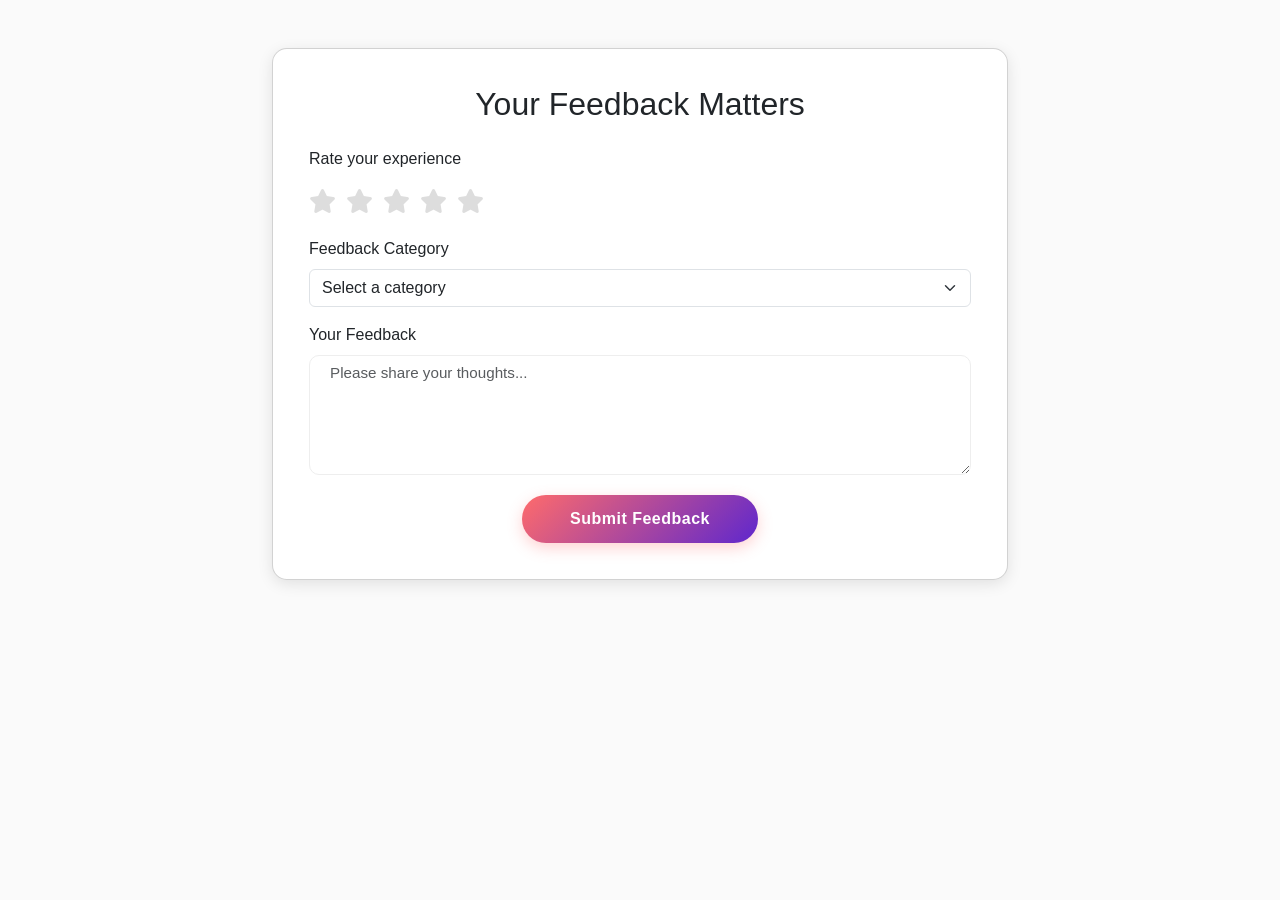
<file: web-project-main 2/feedback.html>
<!DOCTYPE html>
<html lang="en">
<head>
    <meta charset="UTF-8">
    <meta name="viewport" content="width=device-width, initial-scale=1.0">
    <title>Feedback Form - Herverse</title>
    <link rel="stylesheet" href="https://cdnjs.cloudflare.com/ajax/libs/font-awesome/6.0.0/css/all.min.css">
    <link href="https://cdn.jsdelivr.net/npm/bootstrap@5.1.3/dist/css/bootstrap.min.css" rel="stylesheet">
    <link rel="stylesheet" href="styles.css">
    <link rel="stylesheet" href="feedback.css">
</head>
<body>
    <div class="container mt-5">
        <div class="row justify-content-center">
            <div class="col-md-8">
                <div class="card feedback-card">
                    <div class="card-body">
                        <h2 class="text-center mb-4">Your Feedback Matters</h2>
                        <form id="feedbackForm">
                            <div class="mb-4">
                                <label class="form-label">Rate your experience</label>
                                <div class="star-rating">
                                    <i class="fas fa-star" data-rating="1"></i>
                                    <i class="fas fa-star" data-rating="2"></i>
                                    <i class="fas fa-star" data-rating="3"></i>
                                    <i class="fas fa-star" data-rating="4"></i>
                                    <i class="fas fa-star" data-rating="5"></i>
                                </div>
                                <input type="hidden" name="rating" id="rating" required>
                            </div>
                            <div class="mb-3">
                                <label for="category" class="form-label">Feedback Category</label>
                                <select class="form-select" id="category" name="category" required>
                                    <option value="">Select a category</option>
                                    <option value="general">General Experience</option>
                                    <option value="safety">Safety Features</option>
                                    <option value="wellness">Wellness Features</option>
                                    <option value="support">Customer Support</option>
                                    <option value="suggestions">Suggestions</option>
                                </select>
                            </div>
                            <div class="mb-3">
                                <label for="comment" class="form-label">Your Feedback</label>
                                <textarea class="form-control" id="comment" name="comment" rows="4" required placeholder="Please share your thoughts..."></textarea>
                            </div>
                            <div class="text-center">
                                <button type="submit" class="btn btn-primary px-5">Submit Feedback</button>
                            </div>
                        </form>
                    </div>
                </div>
            </div>
        </div>
    </div>

    <script src="https://cdn.jsdelivr.net/npm/bootstrap@5.1.3/dist/js/bootstrap.bundle.min.js"></script>
    <script src="feedback.js"></script>
</body>
</html>
</file>
<file: web-project-main 2/styles.css>
:root {
            --primary-color: #ff6b6b;
            --secondary-color: #5f27cd;
            --accent-color: #1dd1a1;
            --dark-color: #2c3e50;
            --light-color: #f8f9fa;
            --gradient: linear-gradient(135deg, var(--primary-color), var(--secondary-color));
            --gradient-reverse: linear-gradient(135deg, var(--secondary-color), var(--primary-color));
            --shadow: 0 10px 30px rgba(0,0,0,0.1);
            --shadow-hover: 0 15px 35px rgba(0,0,0,0.15);
            --transition: all 0.4s cubic-bezier(0.175, 0.885, 0.32, 1.275);
            --success-color: #2ecc71;
            --warning-color: #f1c40f;
            --danger-color: #e74c3c;
            --info-color: #3498db;
        }
        
        body {
            font-family: 'Poppins', sans-serif;
            color: var(--dark-color);
            overflow-x: hidden;
            scroll-behavior: smooth;
            background-color: #fafafa;
        }

        /* Dark mode styles */
        body.dark-mode {
            background-color: #121212;
            color: #f5f5f5;
        }
        
        body.dark-mode .navbar,
        body.dark-mode .welcome-nav,
        body.dark-mode .feature-card,
        body.dark-mode .feature-box,
        body.dark-mode .app-card,
        body.dark-mode .account-card,
        body.dark-mode .legal-content,
        body.dark-mode .auth-content,
        body.dark-mode .auth-form-container,
        body.dark-mode .form-control,
        body.dark-mode .form-select,
        body.dark-mode .accordion-item,
        body.dark-mode .toast,
        body.dark-mode .modal-content {
            background-color: #1e1e1e;
            color: #f5f5f5;
        }

        .rating-stars {
            display: flex;
            gap: 10px;
            font-size: 24px;
            color: #ccc;
            margin: 10px 0;
        }

        .rating-stars .fa-star {
            cursor: pointer;
            transition: color 0.2s;
        }

        .rating-stars .fa-star.active,
        .rating-stars .fa-star.hover {
            color: #ffd700;
        }

        .feedback-modal .modal-content {
            border-radius: 15px;
        }

        .feedback-modal .modal-header {
            background-color: var(--primary-color);
            color: white;
            border-top-left-radius: 15px;
            border-top-right-radius: 15px;
        }

        .feedback-modal .form-control {
            border-radius: 8px;
            border: 1px solid #ddd;
            padding: 12px;
        }

        .feedback-modal .form-control:focus {
            border-color: var(--primary-color);
            box-shadow: 0 0 0 0.2rem rgba(var(--primary-rgb), 0.25);
        }

        body.dark-mode .navbar,
        body.dark-mode .welcome-nav,
        body.dark-mode .feature-card,
        body.dark-mode .feature-box,
        body.dark-mode .app-card,
        body.dark-mode .account-card,
        body.dark-mode .legal-content,
        body.dark-mode .auth-content,
        body.dark-mode .auth-form-container,
        body.dark-mode .form-control,
        body.dark-mode .form-select,
        body.dark-mode .accordion-item,
        body.dark-mode .toast,
        body.dark-mode .modal-content {
            background-color: #1e1e1e;
            color: #f5f5f5;
        }
        
        body.dark-mode .feature-description,
        body.dark-mode .app-description,
        body.dark-mode .auth-subtitle,
        body.dark-mode .form-check-label,
        body.dark-mode .accordion-body,
        body.dark-mode .account-info-value,
        body.dark-mode .footer-links a {
            color: #cccccc;
        }
        
        body.dark-mode .nav-link,
        body.dark-mode .navbar-brand,
        body.dark-mode .feature-title,
        body.dark-mode .app-title,
        body.dark-mode .auth-title,
        body.dark-mode .section-title,
        body.dark-mode .account-title,
        body.dark-mode .account-info-label,
        body.dark-mode .footer-links h5,
        body.dark-mode .modal-title,
        body.dark-mode .toast-header {
            color: #ffffff;
        }
        
        body.dark-mode .form-control,
        body.dark-mode .form-select,
        body.dark-mode .accordion-item {
            border-color: #444;
            background-color: #2d2d2d;
            color: #f5f5f5;
        }
        
        body.dark-mode .footer {
            background-color: #1a1a1a;
        }
        
        body.dark-mode .copyright {
            border-top-color: #444;
        }

        .welcome-page {
            min-height: 100vh;
            display: flex;
            flex-direction: column;
        }

        .welcome-header {
            background: url('https://images.yourstory.com/cs/wordpress/2017/03/Featured-image-7-1.jpg?mode=crop&crop=faces&ar=2%3A1&format=auto&w=1920&q=75') center/cover no-repeat;
            color: white;
            padding: 10rem 0 6rem;
            position: relative;
            overflow: hidden;
            clip-path: polygon(0 0, 100% 0, 100% 90%, 0 100%);
            margin-bottom: -50px;
        }

        .welcome-title {
            font-family: 'Playfair Display', serif;
            font-weight: 700;
            font-size: 3.2rem;
            margin-bottom: 1.5rem;
            line-height: 1.2;
            text-shadow: 2px 2px 4px rgba(0,0,0,0.1);
        }

        .welcome-subtitle {
            font-size: 1.2rem;
            margin-bottom: 2.5rem;
            opacity: 0.9;
            max-width: 600px;
            line-height: 1.6;
        }

        .welcome-nav {
            padding: 1rem 0;
            transition: all 0.3s;
            box-shadow: 0 5px 20px rgba(0,0,0,0.05);
            background-color: rgba(255,255,255,0.95);
        }

        .welcome-nav.scrolled {
            box-shadow: 0 5px 20px rgba(0,0,0,0.1);
            padding: 0.5rem 0;
        }

        .welcome-nav .navbar-brand {
            font-weight: 700;
            font-size: 1.5rem;
            color: var(--secondary-color) !important;
            display: flex;
            align-items: center;
        }

        .welcome-nav .navbar-brand i {
            margin-right: 10px;
            font-size: 1.3rem;
        }

        .welcome-nav .nav-link {
            font-weight: 500;
            color: var(--dark-color) !important;
            padding: 0.5rem 1rem !important;
            margin: 0 0.2rem;
            position: relative;
            font-size: 0.95rem;
        }

        .welcome-nav .nav-link::before {
            content: '';
            position: absolute;
            bottom: 0;
            left: 0;
            width: 0;
            height: 2px;
            background: var(--gradient);
            transition: all 0.3s;
        }

        .welcome-nav .nav-link:hover::before,
        .welcome-nav .nav-link.active::before {
            width: 100%;
        }

        .welcome-content {
            padding: 5rem 0;
        }

        .welcome-features {
            margin-bottom: 4rem;
        }

        .feature-card {
            background: white;
            border-radius: 15px;
            padding: 2rem;
            box-shadow: var(--shadow);
            transition: var(--transition);
            height: 100%;
            margin-bottom: 2rem;
            text-align: center;
        }

        .feature-card:hover {
            transform: translateY(-10px);
            box-shadow: var(--shadow-hover);
        }

        .feature-icon {
            width: 80px;
            height: 80px;
            border-radius: 20px;
            display: flex;
            align-items: center;
            justify-content: center;
            font-size: 30px;
            color: white;
            margin: 0 auto 1.5rem;
            background: var(--gradient);
            box-shadow: 0 10px 20px rgba(0,0,0,0.1);
        }

        .feature-title {
            font-weight: 700;
            font-size: 1.4rem;
            margin-bottom: 1rem;
            color: var(--dark-color);
        }

        .feature-description {
            color: #666;
            font-size: 0.95rem;
            line-height: 1.6;
        }

        .welcome-stats {
            background-color: #f8f9fa;
            color: var(--dark-color);
            padding: 4rem 0;
            margin: 4rem 0;
            position: relative;
        }

        .stat-box {
            text-align: center;
            padding: 2rem;
            position: relative;
            z-index: 1;
        }

        .stat-number {
            font-size: 3rem;
            font-weight: 700;
            margin-bottom: 0.5rem;
            font-family: 'Playfair Display', serif;
            color: var(--secondary-color);
        }

        .stat-label {
            font-size: 1.1rem;
            opacity: 0.9;
        }

        .welcome-cta {
            text-align: center;
            padding: 4rem 0;
        }

        /* New centered auth container */
        .auth-page-container {
            display: flex;
            min-height: 100vh;
            align-items: center;
            justify-content: center;
            background-color: #f8f9fa;
            padding: 2rem;
        }

        .auth-container {
            width: 100%;
            max-width: 1200px;
            background: white;
            border-radius: 20px;
            overflow: hidden;
            box-shadow: 0 15px 40px rgba(0,0,0,0.1);
            display: flex;
            min-height: 80vh;
        }

        .auth-image {
            flex: 1;
            background: url('https://images.yourstory.com/cs/wordpress/2017/03/Featured-image-7-1.jpg?mode=crop&crop=faces&ar=2%3A1&format=auto&w=1920&q=75') center/cover no-repeat;
            position: relative;
            display: flex;
            align-items: center;
            justify-content: center;
            padding: 2rem;
            color: white;
            text-align: center;
        }

        .auth-image::before {
    content: '';
    position: absolute;
    top: 0;
    left: 0;
    width: 100%;
    height: 100%;
    background: rgba(0, 0, 0, 0.3); /* Changed from violet to a subtle dark overlay */
}

        .auth-image-content {
            position: relative;
            z-index: 2;
            max-width: 500px;
        }

        .auth-image-title {
            font-family: 'Playfair Display', serif;
            font-size: 2.5rem;
            margin-bottom: 1rem;
            color: white;
        }

        .auth-image-text {
            font-size: 1.1rem;
            margin-bottom: 2rem;
            opacity: 0.9;
        }

        .auth-content {
            flex: 1;
            display: flex;
            flex-direction: column;
            justify-content: center;
            padding: 3rem;
            background: white;
            position: relative;
            z-index: 1;
        }

        .auth-form-container {
            max-width: 500px;
            width: 100%;
            margin: 0 auto;
            animation: fadeInUp 0.8s ease;
        }

        .auth-title {
            font-family: 'Playfair Display', serif;
            font-size: 2.5rem;
            color: var(--secondary-color);
            margin-bottom: 1.5rem;
            position: relative;
            display: inline-block;
        }

        .auth-title::after {
            content: '';
            position: absolute;
            bottom: -10px;
            left: 0;
            width: 60px;
            height: 4px;
            background: var(--gradient);
            border-radius: 2px;
        }

        .auth-subtitle {
            font-size: 1.1rem;
            color: #666;
            margin-bottom: 2rem;
            line-height: 1.6;
        }

        .btn {
            font-weight: 600;
            border-radius: 50px;
            transition: var(--transition);
            position: relative;
            overflow: hidden;
            border: none;
            letter-spacing: 0.5px;
        }
        
        .btn-primary {
            background: var(--gradient);
            padding: 12px 30px;
            color: white;
            box-shadow: 0 5px 15px rgba(255,107,107,0.3);
        }
        
        .btn-primary:hover {
            background: var(--gradient-reverse);
            transform: translateY(-3px);
            box-shadow: 0 10px 25px rgba(255,107,107,0.4);
            color: white;
        }
        
        .btn-outline {
            border: 2px solid var(--primary-color);
            color: var(--primary-color);
            background: transparent;
            padding: 0.5rem 1.5rem;
            border-radius: 8px;
            font-weight: 500;
            transition: all 0.3s ease;
        }
        
        .btn-outline:hover {
            background: var(--primary-color);
            color: #fff;
        }

        .form-control {
            height: 50px;
            border-radius: 10px;
            border: 1px solid #eee;
            padding-left: 20px;
            margin-bottom: 20px;
            transition: all 0.3s;
            font-size: 0.95rem;
        }
        
        .form-control:focus {
            box-shadow: none;
            border-color: var(--primary-color);
        }

        .form-check-input:checked {
            background-color: var(--secondary-color);
            border-color: var(--secondary-color);
        }

        .form-check-label {
            font-size: 0.9rem;
            color: #666;
        }

        #main-content {
            display: none;
        }

        .navbar {
            padding: 1rem 0;
            transition: all 0.3s;
            box-shadow: 0 5px 20px rgba(0,0,0,0.05);
        }

        .navbar.scrolled {
            background-color: rgba(255,255,255,0.95) !important;
            box-shadow: 0 5px 20px rgba(0,0,0,0.1);
            padding: 0.5rem 0;
        }

        .navbar-brand {
            font-weight: 700;
            font-size: 1.5rem;
            color: var(--secondary-color) !important;
            display: flex;
            align-items: center;
        }

        .navbar-brand i {
            margin-right: 10px;
            font-size: 1.3rem;
        }

        .nav-link {
            font-weight: 500;
            color: var(--dark-color) !important;
            padding: 0.5rem 1rem !important;
            margin: 0 0.2rem;
            position: relative;
            font-size: 0.95rem;
        }

        .nav-link::before {
            content: '';
            position: absolute;
            bottom: 0;
            left: 0;
            width: 0;
            height: 2px;
            background: var(--gradient);
            transition: all 0.3s;
        }

        .nav-link:hover::before,
        .nav-link.active::before {
            width: 100%;
        }

        .hero-section {
            background: url('https://images.yourstory.com/cs/wordpress/2017/03/Featured-image-7-1.jpg?mode=crop&crop=faces&ar=2%3A1&format=auto&w=1920&q=75') center/cover no-repeat;
            color: white;
            padding: 10rem 0 6rem;
            position: relative;
            overflow: hidden;
            margin-bottom: -50px;
        }

        .hero-title {
            font-family: 'Playfair Display', serif;
            font-weight: 700;
            font-size: 3.2rem;
            margin-bottom: 1.5rem;
            line-height: 1.2;
            text-shadow: 2px 2px 4px rgba(0,0,0,0.1);
        }

        .hero-subtitle {
            font-size: 1.2rem;
            margin-bottom: 2.5rem;
            opacity: 0.9;
            max-width: 600px;
            line-height: 1.6;
        }

        .features-section {
            padding: 6rem 0;
            position: relative;
        }

        .section-title {
            font-family: 'Playfair Display', serif;
            font-weight: 700;
            font-size: 2.5rem;
            margin-bottom: 3rem;
            position: relative;
            display: inline-block;
        }

        .section-title::after {
            content: '';
            position: absolute;
            bottom: -15px;
            left: 0;
            width: 60px;
            height: 4px;
            background: var(--gradient);
            border-radius: 2px;
        }

        .feature-box {
            background: white;
            border-radius: 15px;
            padding: 2.5rem 2rem;
            box-shadow: var(--shadow);
            transition: var(--transition);
            height: 100%;
            margin-bottom: 2rem;
            position: relative;
            overflow: hidden;
            border: none;
            text-align: center;
        }

        .feature-box::after {
            content: '';
            position: absolute;
            bottom: 0;
            left: 0;
            width: 100%;
            height: 5px;
            background: var(--gradient);
            transition: all 0.3s;
            transform: scaleX(0);
            transform-origin: left;
        }

        .feature-box:hover::after {
            transform: scaleX(1);
        }

        .apps-page {
            display: none;
            padding: 6rem 0;
        }

        .app-card {
            background: #fff;
            border-radius: 15px;
            padding: 2rem;
            margin-bottom: 2rem;
            box-shadow: 0 4px 6px rgba(0, 0, 0, 0.1);
            transition: transform 0.3s ease, box-shadow 0.3s ease;
        }

        .app-card:hover {
            transform: translateY(-5px);
            box-shadow: 0 8px 15px rgba(0, 0, 0, 0.1);
        }

        .app-icon {
            width: 60px;
            height: 60px;
            border-radius: 15px;
            display: flex;
            align-items: center;
            justify-content: center;
            margin-bottom: 1.5rem;
        }

        .app-icon i {
            font-size: 24px;
            color: #fff;
        }

        .app-title {
            font-size: 1.25rem;
            margin-bottom: 1rem;
            color: #333;
        }

        .app-description {
            color: #666;
            margin-bottom: 1.5rem;
            line-height: 1.6;
        }

        .faq-page {
            display: none;
            padding: 6rem 0;
        }

        .legal-page {
            display: none;
            padding: 6rem 0;
        }

        .legal-content {
            background: white;
            border-radius: 15px;
            padding: 3rem;
            box-shadow: var(--shadow);
        }

        .footer {
            background-color: var(--dark-color);
            color: white;
            padding: 4rem 0 1rem;
            position: relative;
        }

        .footer::before {
            content: '';
            position: absolute;
            top: 0;
            left: 0;
            width: 100%;
            height: 10px;
            background: var(--gradient);
        }

        .footer-logo {
            font-weight: 700;
            font-size: 1.8rem;
            color: white;
            margin-bottom: 1.5rem;
            display: inline-block;
        }

        .footer-about {
            margin-bottom: 1.5rem;
            opacity: 0.8;
            font-size: 0.95rem;
            line-height: 1.6;
        }

        .footer-links h5 {
            font-weight: 700;
            margin-bottom: 1.5rem;
            position: relative;
            display: inline-block;
            font-size: 1.1rem;
        }

        .footer-links h5::after {
            content: '';
            position: absolute;
            bottom: -8px;
            left: 0;
            width: 40px;
            height: 3px;
            background: var(--gradient);
            border-radius: 2px;
        }

        .footer-links ul {
            list-style: none;
            padding: 0;
        }

        .footer-links li {
            margin-bottom: 0.8rem;
            transition: all 0.3s;
        }

        .footer-links a {
            color: rgba(255,255,255,0.7);
            text-decoration: none;
            transition: all 0.3s;
            font-size: 0.95rem;
            display: inline-block;
        }

        .footer-links a:hover {
            color: white;
            transform: translateX(5px);
        }

        .copyright {
            border-top: 1px solid rgba(255,255,255,0.1);
            padding-top: 1.5rem;
            margin-top: 2rem;
            color: rgba(255,255,255,0.5);
            font-size: 0.85rem;
        }

        .back-to-top {
            position: fixed;
            bottom: 30px;
            right: 30px;
            width: 50px;
            height: 50px;
            border-radius: 50%;
            background: var(--gradient);
            color: white;
            display: flex;
            align-items: center;
            justify-content: center;
            font-size: 1.2rem;
            box-shadow: 0 5px 20px rgba(0,0,0,0.2);
            z-index: 99;
            opacity: 0;
            visibility: hidden;
            transition: all 0.3s;
        }

        .back-to-top.active {
            opacity: 1;
            visibility: visible;
        }

        .back-to-top:hover {
            transform: translateY(-3px);
            box-shadow: 0 8px 25px rgba(0,0,0,0.3);
        }

        .loading-overlay {
            position: fixed;
            top: 0;
            left: 0;
            width: 100%;
            height: 100%;
            background: white;
            display: flex;
            flex-direction: column;
            align-items: center;
            justify-content: center;
            z-index: 9999;
            transition: opacity 0.5s ease;
        }

        .loading-spinner {
            width: 50px;
            height: 50px;
            border: 5px solid rgba(95, 39, 205, 0.2);
            border-radius: 50%;
            border-top-color: var(--secondary-color);
            animation: spin 1s ease-in-out infinite;
            margin-bottom: 20px;
        }

        .loading-text {
            font-weight: 600;
            color: var(--secondary-color);
            font-size: 1.2rem;
        }

        .toast-container {
            position: fixed;
            top: 20px;
            right: 20px;
            z-index: 1000;
        }

        .toast {
            background: #fff;
            color: #333;
            padding: 1rem 2rem;
            border-radius: 8px;
            margin-bottom: 10px;
            box-shadow: 0 4px 6px rgba(0, 0, 0, 0.1);
            opacity: 0;
            transform: translateX(100%);
            transition: all 0.3s ease;
        }

        .toast.show {
            opacity: 1;
            transform: translateX(0);
        }

        .toast-success {
            border-left: 4px solid #2ecc71;
        }

        .toast-error {
            border-left: 4px solid #e74c3c;
        }

        .toast-warning {
            border-left: 4px solid #f1c40f;
        }

        .toast-info {
            border-left: 4px solid #3498db;
        }

        .feedback-button {
            position: fixed;
            bottom: 30px;
            left: 30px;
            width: 60px;
            height: 60px;
            border-radius: 50%;
            background: var(--gradient);
            color: white;
            display: flex;
            align-items: center;
            justify-content: center;
            font-size: 1.5rem;
            box-shadow: 0 5px 20px rgba(0,0,0,0.2);
            z-index: 99;
            cursor: pointer;
            transition: all 0.3s;
        }

        .feedback-button:hover {
            transform: translateY(-3px) scale(1.1);
            box-shadow: 0 8px 25px rgba(0,0,0,0.3);
        }

        .feedback-modal {
            position: fixed;
            bottom: 100px;
            left: 30px;
            width: 350px;
            background: white;
            border-radius: 15px;
            box-shadow: 0 10px 30px rgba(0,0,0,0.15);
            z-index: 100;
            padding: 20px;
            transform: translateY(20px);
            opacity: 0;
            visibility: hidden;
            transition: all 0.3s;
        }

        .feedback-modal.show {
            transform: translateY(0);
            opacity: 1;
            visibility: visible;
        }

        .feedback-modal h5 {
            margin-bottom: 15px;
            color: var(--secondary-color);
        }

        .feedback-modal textarea {
            width: 100%;
            border: 1px solid #eee;
            border-radius: 10px;
            padding: 10px;
            margin-bottom: 15px;
            min-height: 100px;
            resize: none;
        }

        .feedback-modal .btn {
            width: 100%;
        }

        .feature-modal .modal-content {
            border-radius: 15px;
            overflow: hidden;
        }

        .feature-modal .modal-header {
            background: var(--gradient);
            color: white;
            border-bottom: none;
        }

        .feature-modal .modal-body {
            padding: 2rem;
        }

        .support-modal .modal-content {
            border-radius: 15px;
        }

        .support-modal .modal-header {
            background: var(--gradient);
            color: white;
            border-bottom: none;
        }

        .account-section {
            padding: 6rem 0;
            display: none;
        }

        .account-card {
            background: white;
            border-radius: 15px;
            padding: 2.5rem;
            box-shadow: var(--shadow);
            margin-bottom: 2rem;
        }

        .account-title {
            font-family: 'Playfair Display', serif;
            font-size: 2rem;
            color: var(--secondary-color);
            margin-bottom: 1.5rem;
        }

        .account-info {
            margin-bottom: 2rem;
        }

        .account-info-item {
            margin-bottom: 1rem;
            padding-bottom: 1rem;
            border-bottom: 1px solid #eee;
        }

        .account-info-label {
            font-weight: 600;
            color: var(--secondary-color);
            margin-bottom: 0.5rem;
        }

        .account-info-value {
            color: #666;
        }

        .emergency-btn {
            position: fixed;
            bottom: 30px;
            right: 100px;
            width: 60px;
            height: 60px;
            border-radius: 50%;
            background: #ff4757;
            color: white;
            display: flex;
            align-items: center;
            justify-content: center;
            font-size: 1.5rem;
            box-shadow: 0 5px 20px rgba(255, 71, 87, 0.3);
            z-index: 99;
            cursor: pointer;
            transition: all 0.3s;
        }

        .emergency-btn:hover {
            transform: scale(1.1);
            box-shadow: 0 8px 25px rgba(255, 71, 87, 0.4);
        }

        .emergency-modal .modal-content {
            border-radius: 15px;
        }

        .emergency-modal .modal-header {
            background: #ff4757;
            color: white;
            border-bottom: none;
        }

        /* Account and Settings Modals */
        .account-modal .modal-content,
        .settings-modal .modal-content {
            border-radius: 15px;
            overflow: hidden;
            border: none;
        }

        .account-modal .modal-header,
        .settings-modal .modal-header {
            background: var(--gradient);
            color: white;
            border-bottom: none;
            padding: 1.5rem;
        }

        .account-modal .modal-body,
        .settings-modal .modal-body {
            padding: 2rem;
        }

        .account-modal .modal-title,
        .settings-modal .modal-title {
            font-family: 'Playfair Display', serif;
            font-weight: 700;
        }

        .account-modal .btn-close,
        .settings-modal .btn-close {
            filter: invert(1);
        }

        /* Questionnaire Modal */
        .questionnaire-modal .modal-content {
            border-radius: 15px;
            overflow: hidden;
            border: none;
        }

        .questionnaire-modal .modal-header {
            background: var(--gradient);
            color: white;
            border-bottom: none;
            padding: 1.5rem;
        }

        .questionnaire-modal .modal-title {
            font-family: 'Playfair Display', serif;
            font-weight: 700;
        }

        .questionnaire-modal .modal-body {
            padding: 2rem;
        }

        .questionnaire-modal .question {
            margin-bottom: 1.5rem;
        }

        .questionnaire-modal .question h5 {
            margin-bottom: 0.8rem;
            color: var(--secondary-color);
        }

        .questionnaire-modal .form-check {
            margin-bottom: 0.5rem;
        }

        @media (max-width: 1199.98px) {
            .hero-title, .welcome-title {
                font-size: 2.8rem;
            }
        }

        @media (max-width: 991.98px) {
            .auth-container {
                flex-direction: column;
            }

            .auth-image {
                min-height: 300px;
                order: -1;
            }

            .hero-title, .welcome-title {
                font-size: 2.5rem;
            }

            .section-title {
                font-size: 2.2rem;
            }
        }

        @media (max-width: 767.98px) {
            .hero-title, .welcome-title {
                font-size: 2.2rem;
            }

            .section-title {
                font-size: 2rem;
            }

            .feature-box {
                padding: 2rem 1.5rem;
            }

            .emergency-btn {
                right: 30px;
                bottom: 100px;
            }

            .feedback-modal {
                width: 300px;
                left: 15px;
            }
        }

        @media (max-width: 575.98px) {
            .hero-title, .welcome-title {
                font-size: 1.8rem;
            }

            .auth-title {
                font-size: 2rem;
            }

            .section-title {
                font-size: 1.8rem;
            }

            .auth-content {
                padding: 2rem 1.5rem;
            }

            .feedback-modal {
                width: calc(100% - 30px);
                left: 15px;
            }
        }

        @keyframes fadeIn {
            from { opacity: 0; }
            to { opacity: 1; }
        }

        @keyframes fadeInUp {
            from { 
                opacity: 0;
                transform: translateY(20px);
            }
            to { 
                opacity: 1;
                transform: translateY(0);
            }
        }

        @keyframes pulse {
            0% { transform: scale(1); }
            50% { transform: scale(1.05); }
            100% { transform: scale(1); }
        }

        @keyframes float {
            0% { transform: translateY(0px); }
            50% { transform: translateY(-10px); }
            100% { transform: translateY(0px); }
        }

        @keyframes spin {
            to { transform: rotate(360deg); }
        }

        .fade-in {
            animation: fadeIn 0.8s ease forwards;
        }

        .fade-in-up {
            animation: fadeInUp 0.8s ease forwards;
        }

        .pulse {
            animation: pulse 2s infinite;
        }

        .float {
            animation: float 3s ease-in-out infinite;
        }

        ::-webkit-scrollbar {
            width: 8px;
        }

        ::-webkit-scrollbar-track {
            background: #f1f1f1;
        }

        ::-webkit-scrollbar-thumb {
            background: var(--secondary-color);
            border-radius: 10px;
        }

        ::-webkit-scrollbar-thumb:hover {
            background: var(--primary-color);
        }
</file>
<file: web-project-main 2/feedback.css>
.feedback-card {
    border-radius: 15px;
    box-shadow: 0 4px 15px rgba(0, 0, 0, 0.1);
    background: #fff;
    padding: 20px;
}

.star-rating {
    display: flex;
    gap: 10px;
    font-size: 24px;
    margin: 10px 0;
}

.star-rating i {
    color: #ddd;
    cursor: pointer;
    transition: color 0.2s ease;
}

.star-rating i.active {
    color: #ffd700;
}

.star-rating i:hover,
.star-rating i:hover ~ i {
    color: #ffd700;
}

.form-control:focus,
.form-select:focus {
    border-color: #5f27cd;
    box-shadow: 0 0 0 0.2rem rgba(95, 39, 205, 0.25);
}

.btn-primary {
    background-color: #5f27cd;
    border-color: #5f27cd;
    transition: all 0.3s ease;
}

.btn-primary:hover {
    background-color: #4a1ba9;
    border-color: #4a1ba9;
    transform: translateY(-2px);
}

textarea.form-control {
    resize: vertical;
    min-height: 120px;
}

.feedback-success {
    color: #28a745;
    text-align: center;
    margin-top: 20px;
    display: none;
}

.feedback-error {
    color: #dc3545;
    text-align: center;
    margin-top: 20px;
    display: none;
}
</file>
